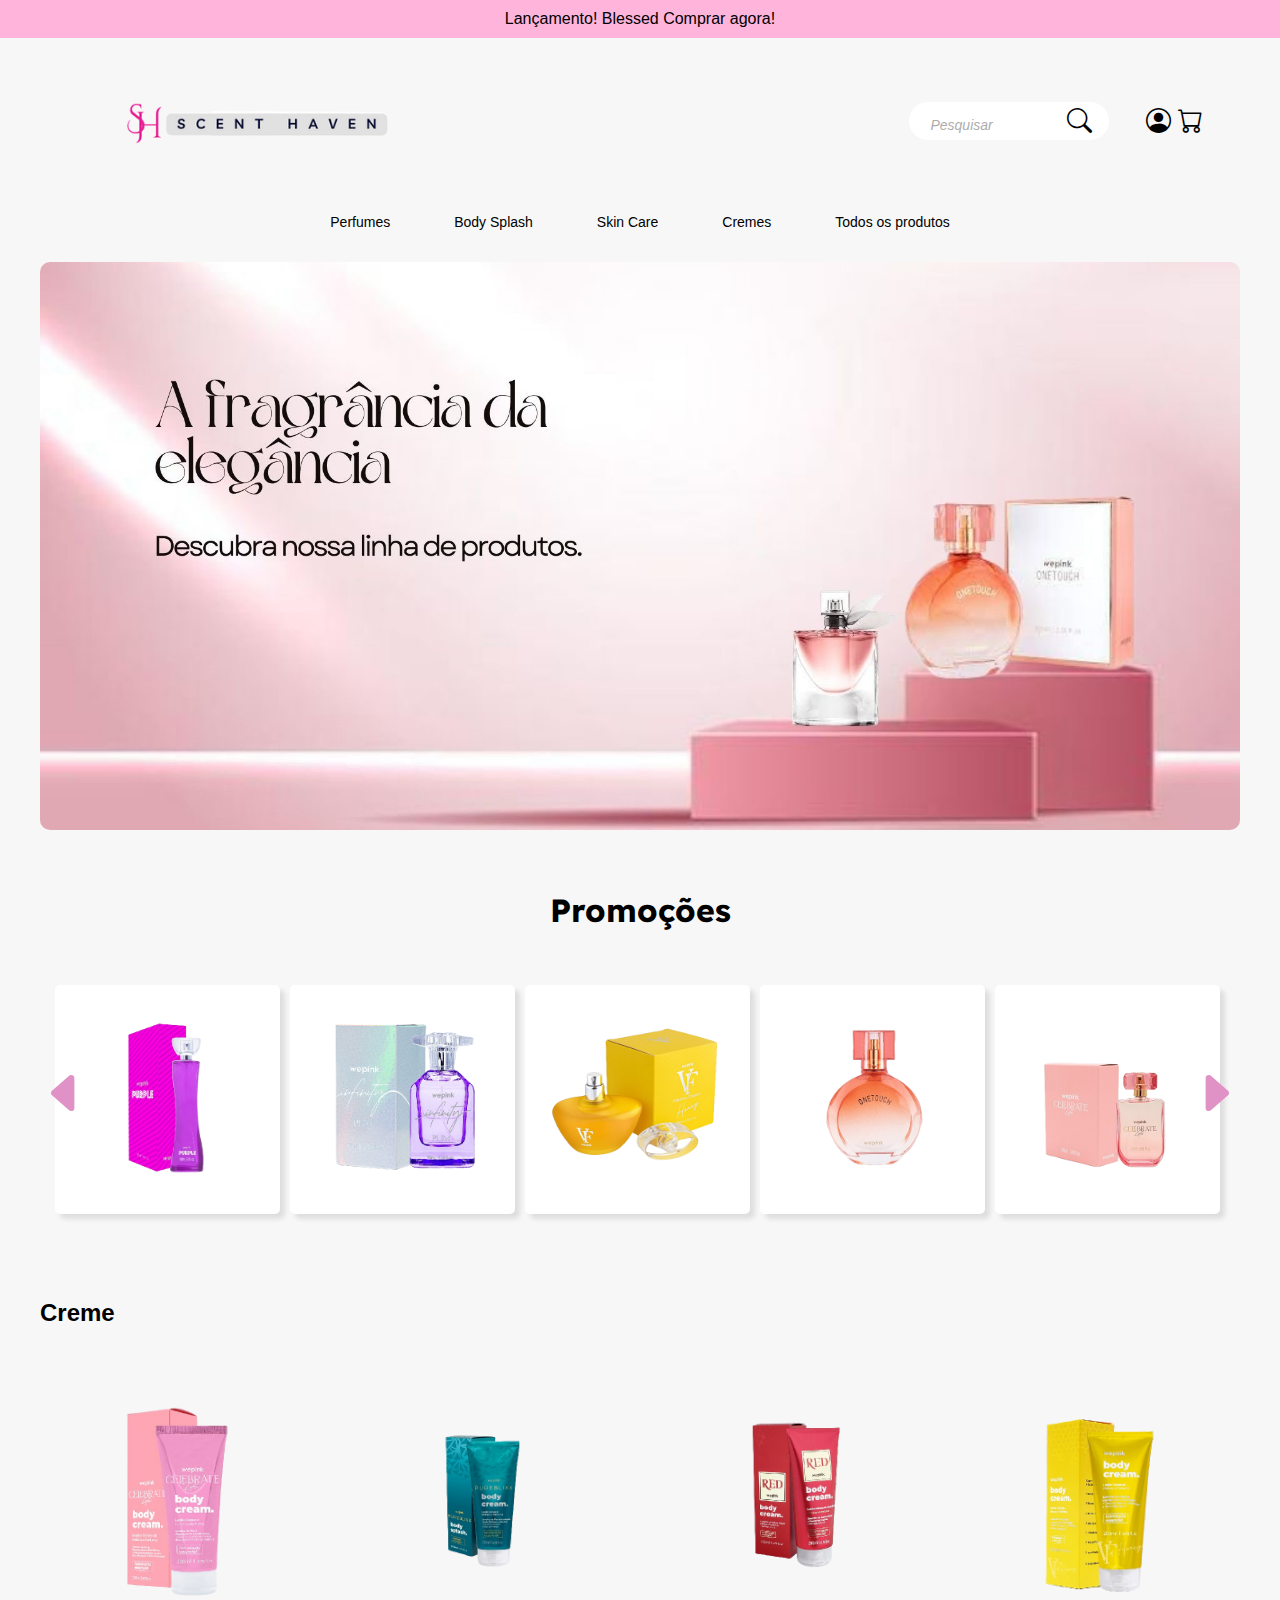
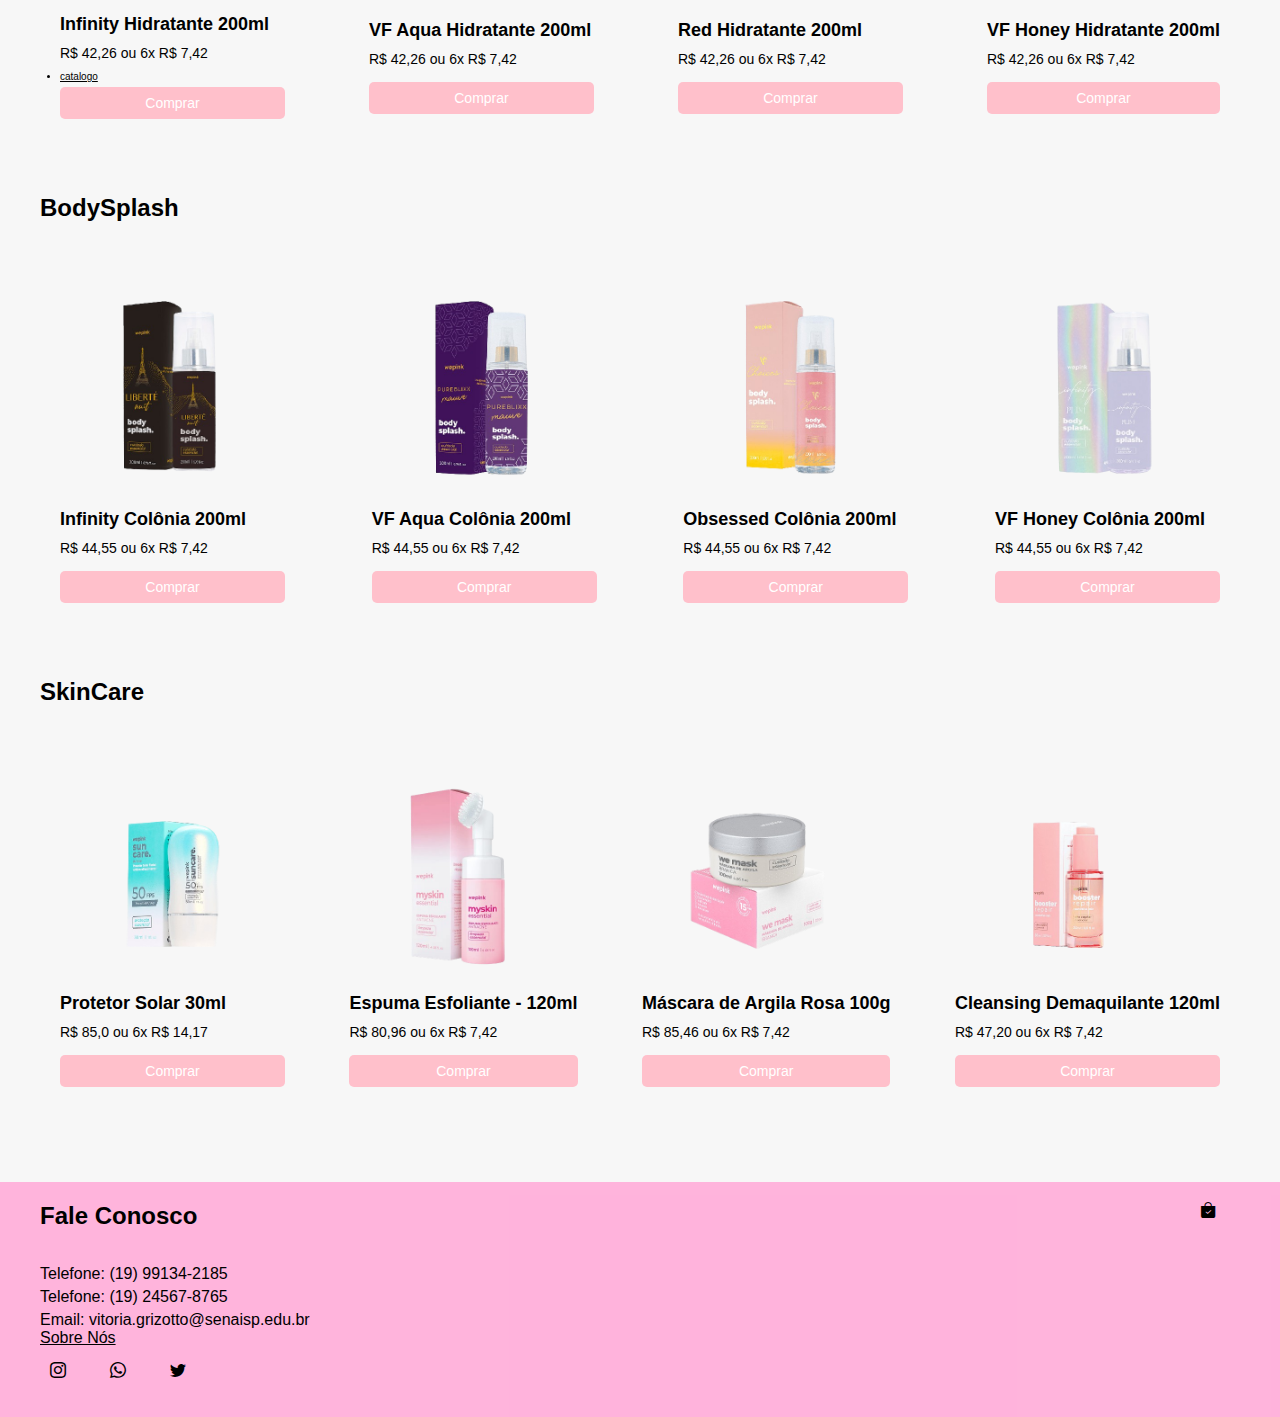
<file: index.html>
<!DOCTYPE html>
<html lang="pt-br">
  <head>
    <meta charset="UTF-8" />
    <meta name="viewport" content="width=device-width, initial-scale=1.0" />
    <title>Scente Haven</title>
    <link
      href="https://cdn.jsdelivr.net/npm/bootstrap-icons@1.7.2/font/bootstrap-icons.css"
      rel="stylesheet"
    />
    <link rel="stylesheet" href="./styles/style.css" />
    <link
      href="https://fonts.googleapis.com/css2?family=Abel&family=Lexend:wght@100..900&display=swap"
      rel="stylesheet"
    />
    <script src="carrossel.js"></script>
  </head>

  <body>
    <!--cabeçalho da página-->
    <header>
      <div class="caixa">
        <p>Lançamento! Blessed Comprar agora!</p>
      </div>

      <div id="topo-cabecalho">
        <div class="logo">
          <img src="images/logo.png" />
        </div>

        <div id="txtBusca">
          <div>
            <i class="bi bi-search"></i>
            <input type="text" placeholder="Pesquisar" />
            <a href="formulario.html"><i class="bi bi-person-circle"></i></a>
            <a href="carrinho.html"><i class="bi bi-cart"></i></a>
          </div>
        </div>
      </div>
      <!-- barra de navegação -->
      <nav class="header-navbar" id="navbar">
        <ul class="container">
          <li><a href="Perfumes.html">Perfumes</a></li>
          <li><a href="BodySplash.html">Body Splash</a></li>
          <li><a href="skincare.html">Skin Care</a></li>
          <li><a href="cremes.html">Cremes</a></li>
          <li><a href="produtos.html">Todos os produtos</a></li>
        </ul>
      </nav>
      <!-- container para centralizar o conteudo -->
      <div class="container">
        <!--banners da pagina-->
        <div class="banner">
          <img src="images/banner1.jpg" class="imagem-grande" />
        </div>
      </div>
    </header>
    <main>
      <div class="container">
        <div id="categoria">
          <h1>Promoções</h1>

          <div class="categoria-container">
            <div class="slider-left">
              <i class="bi bi-caret-left-fill"></i>
            </div>

            <div class="vendas">
              <div class="card-categoria">
                <img src="images/perfume1.png" class="perfumeUm" />
              </div>
              <div class="card-categoria">
                <img src="images/perfume2.png" class="perfumeUm" />
              </div>
              <div class="card-categoria">
                <img src="images/perfume3.png" class="perfumeUm" />
              </div>
              <div class="card-categoria">
                <img src="images/perfume4.png" class="perfumeUm" />
              </div>
              <div class="card-categoria">
                <img src="images/perfume5.png" class="perfumeUm" />
              </div>
              <div class="card-categoria">
                <img src="images/perfume6.png" class="perfumeUm" />
              </div>
              <div class="card-categoria">
                <img src="images/perfume7.png" class="perfumeUm" />
              </div>
            </div>

            <div class="slider-right">
              <i class="bi bi-caret-right-fill"></i>
            </div>
          </div>
        </div>
        <div class="rest">
          <h2>Creme</h2>
        </div>
        <div class="sac">
          <div class="card-vend">
            <img src="images/um.png" alt="Descrição da Imagem" />
            <h2>Infinity Hidratante 200ml</h2>
            <p>R$ 42,26 ou 6x R$ 7,42</p>
            <li><a href="catalogo.html">catalogo</a></li>
            <a href="./produto.html">
              <button class="btn-compra">Comprar</button>
            </a>
          </div>
          <div class="card-vend">
            <img src="images/dois.png" alt="Descrição da Imagem" />
            <h2>VF Aqua Hidratante 200ml</h2>
            <p>R$ 42,26 ou 6x R$ 7,42</p>
            <button class="btn-compra">Comprar</button>
          </div>
          <div class="card-vend">
            <img src="images/tres.png" alt="Descrição da Imagem" />
            <h2>Red Hidratante 200ml</h2>
            <p>R$ 42,26 ou 6x R$ 7,42</p>
            <button class="btn-compra">Comprar</button>
          </div>
          <div class="card-vend">
            <img src="images/honey.png" alt="Descrição da Imagem" />
            <h2>VF Honey Hidratante 200ml</h2>
            <p>R$ 42,26 ou 6x R$ 7,42</p>
            <button class="btn-compra">Comprar</button>
          </div>
        </div>

        <div class="rest">
          <h2>BodySplash</h2>
        </div>
        <div class="barril">
          <div class="card-vend">
            <img src="images/primeira.png" alt="Descrição da Imagem" />
            <h2>Infinity Colônia 200ml</h2>
            <p>R$ 44,55 ou 6x R$ 7,42</p>
            <button class="btn-compra">Comprar</button>
          </div>
          <div class="card-vend">
            <img src="images/segundo.png" alt="Descrição da Imagem" />
            <h2>VF Aqua Colônia 200ml</h2>
            <p>R$ 44,55 ou 6x R$ 7,42</p>
            <button class="btn-compra">Comprar</button>
          </div>
          <div class="card-vend">
            <img src="images/terceira.png" alt="Descrição da Imagem" />
            <h2>Obsessed Colônia 200ml</h2>
            <p>R$ 44,55 ou 6x R$ 7,42</p>
            <button class="btn-compra">Comprar</button>
          </div>
          <div class="card-vend">
            <img src="images/quarta.png" alt="Descrição da Imagem" />
            <h2>VF Honey Colônia 200ml</h2>
            <p>R$ 44,55 ou 6x R$ 7,42</p>
            <button class="btn-compra">Comprar</button>
          </div>
        </div>

        <div class="rest">
          <h2>SkinCare</h2>
        </div>
        <div class="caix">
          <div class="card-vend">
            <img src="images/first.png" alt="Descrição da Imagem" />
            <h2>Protetor Solar 30ml</h2>
            <p>R$ 85,0 ou 6x R$ 14,17</p>
            <button class="btn-compra">Comprar</button>
          </div>
          <div class="card-vend">
            <img src="images/skin2.png" alt="Descrição da Imagem" />
            <h2>Espuma Esfoliante - 120ml</h2>
            <p>R$ 80,96 ou 6x R$ 7,42</p>
            <button class="btn-compra">Comprar</button>
          </div>
          <div class="card-vend">
            <img
              src="images/skinCaresubs-removebg-preview.png"
              alt="Descrição da Imagem"
            />
            <h2>Máscara de Argila Rosa 100g</h2>
            <p>R$ 85,46 ou 6x R$ 7,42</p>
            <button class="btn-compra">Comprar</button>
          </div>
          <div class="card-vend">
            <img src="images/skin3.png" alt="Descrição da Imagem" />
            <h2>Cleansing Demaquilante 120ml</h2>
            <p>R$ 47,20 ou 6x R$ 7,42</p>
            <button class="btn-compra">Comprar</button>
          </div>
        </div>
      </div>
    </main>

    <footer>
      <div class="container">
        <div class="footer-col1">
          <div class="contato">
            <h3>Fale Conosco</h3>
            <p>Telefone: (19) 99134-2185</p>
            <p>Telefone: (19) 24567-8765</p>
            <p>Email: vitoria.grizotto@senaisp.edu.br</p>
          </div>
          <div class="sobre-nos">
            <a href="sobreNos.html">Sobre Nós</a>
          </div>

          <div class="redes-sociais">
            <i class="bi bi-instagram"></i>
            <i class="bi bi-whatsapp"></i>
            <i class="bi bi-twitter"></i>
          </div>
        </div>

        <div class="footer-col2">
          <i class="bi bi-bag-check-fill"></i>
        </div>
      </div>
    </footer>
  </body>
</html>
</file>
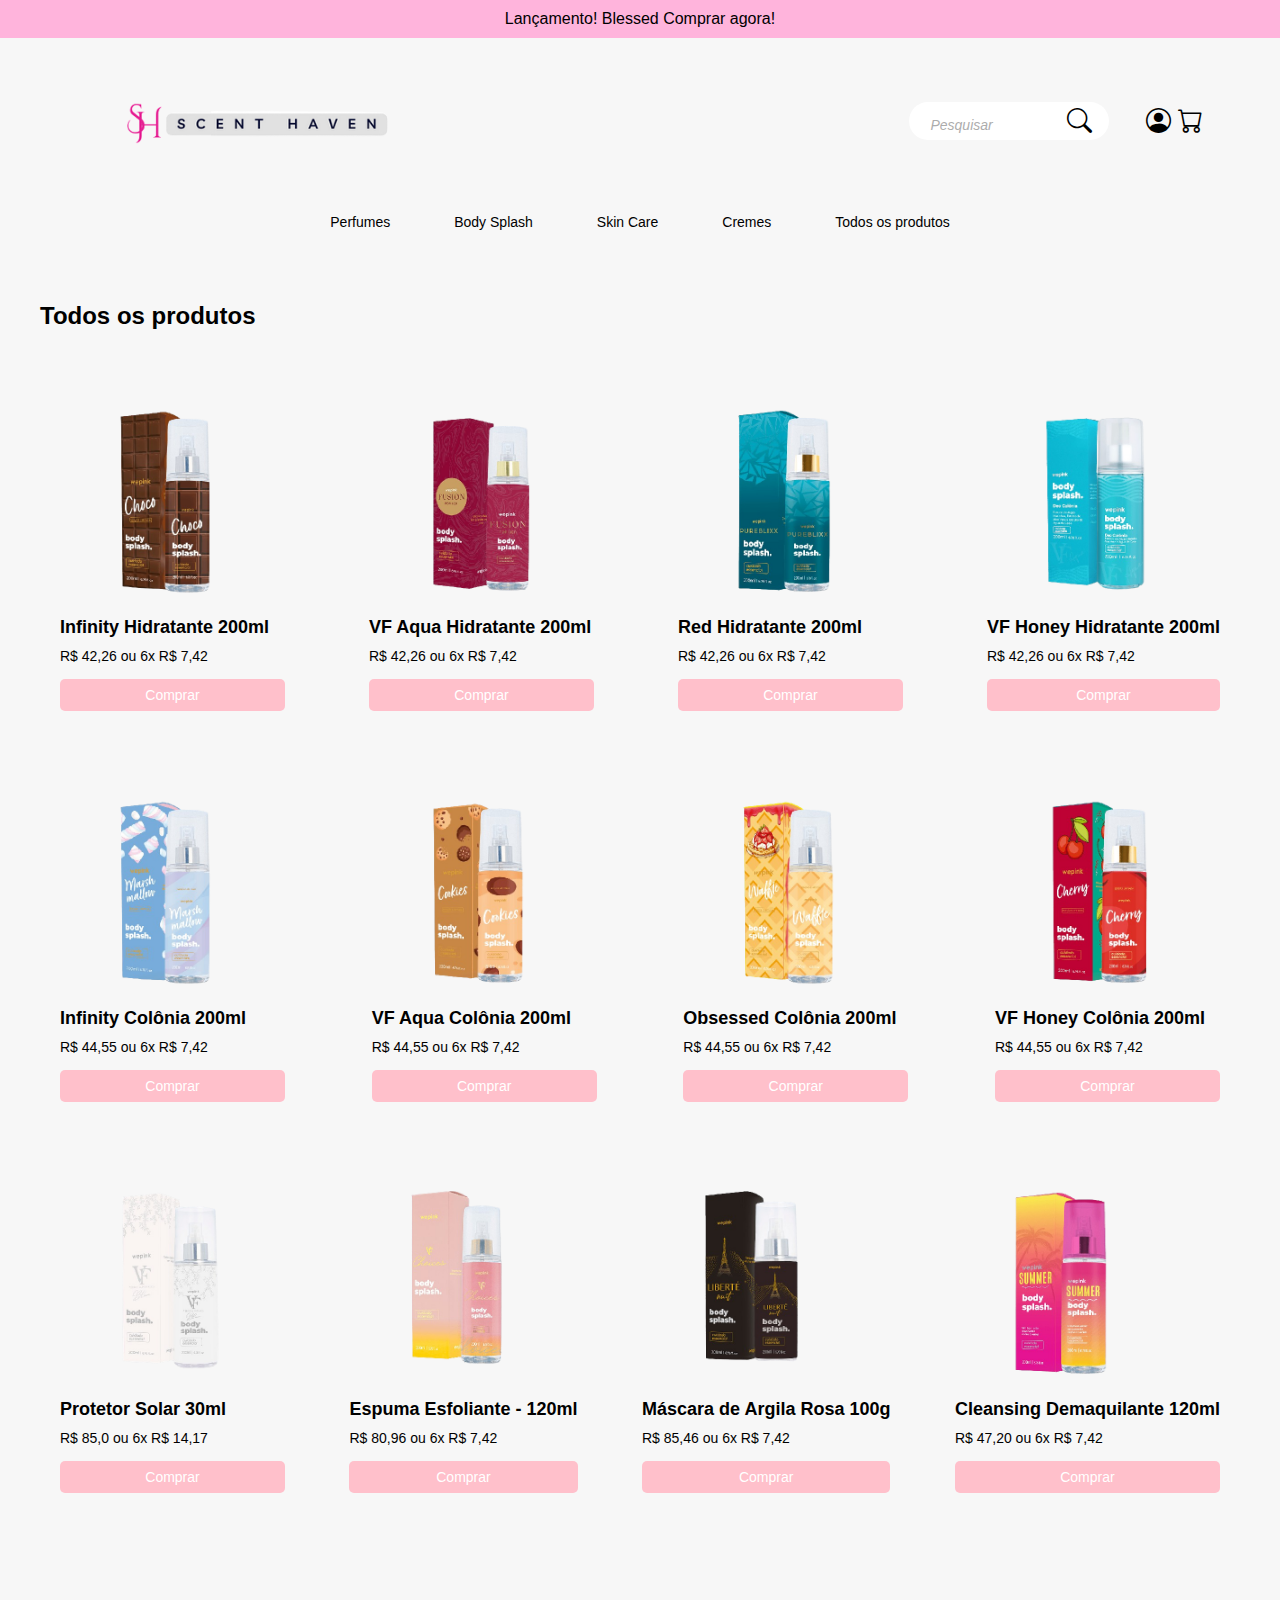
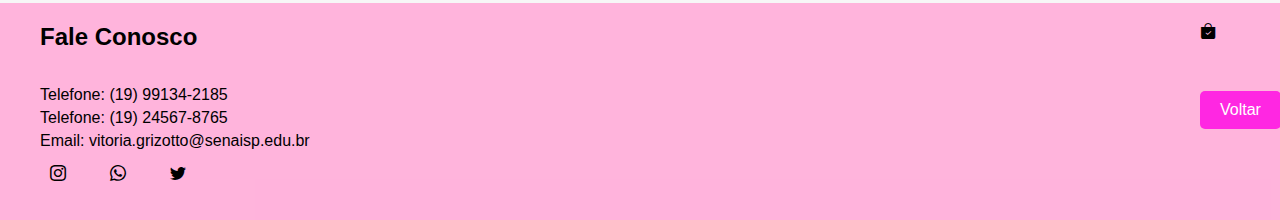
<file: BodySplash.html>
<!DOCTYPE html>
<html lang="pt-br">

<head>

    <meta charset="UTF-8">
    <meta name="viewport" content="width=device-width, initial-scale=1.0">
    <title>Scente Haven</title>
    <link href="https://cdn.jsdelivr.net/npm/bootstrap-icons@1.7.2/font/bootstrap-icons.css" rel="stylesheet">
    <link rel="stylesheet" href="./styles/style.css">
    <link href="https://fonts.googleapis.com/css2?family=Abel&family=Lexend:wght@100..900&display=swap" rel="stylesheet">
   
</head>

<body>
    <!--cabeçalho da página-->
    <header>
        <div class="caixa">
            <p>Lançamento! Blessed Comprar agora!</p>
        </div>

        <div id="topo-cabecalho">
            <div class="logo">
                <img src="images/logo.png" >
            </div>

            <div id="txtBusca">
                <div>
                    
                    <i class="bi bi-search"></i>
                    <input type="text" placeholder="Pesquisar" />
                    <a href="formulario.html"><i class="bi bi-person-circle"></i></a>
                    <a href="carrinho.html"><i class="bi bi-cart"></i></a>
                    
                </div>
                    
               
            </div>
        </div>
        <!-- container para centralizar o conteudo -->
        <div class="container">
            <nav class="header-navbar" id="navbar">
                <ul class="container">
                  <li><a href="Perfumes.html">Perfumes</a></li>
                  <li><a href="BodySplash.html">Body Splash</a></li>
                  <li><a href="SkinCare.html">Skin Care</a></li>
                  <li><a href="cremes.html">Cremes</a></li>
                  <li><a href="produtos.html">Todos os produtos</a></li>
                </ul>
              </nav>
           
</header>

<main>
   <div class="espaco" >
    <div class="container">
        <div id="categoria">
            <div class="categoria-container">    
            </div>
        </div>
        <div class="rest">
            <h2>Todos os produtos</h2>
        </div>
        <div class="sac">
            <div class='card-vend'>
                <img src="images/body1.png" alt="Descrição da Imagem">
                <h2> Infinity Hidratante 200ml </h2>
               <p>R$ 42,26 ou 6x R$ 7,42</p> 
                <a href="./produto.html">
                    <button class="btn-compra">Comprar</button>
                  </a>
            </div>
            <div class='card-vend'>
                <img src="images/body10.png" alt="Descrição da Imagem">
                <h2> VF Aqua Hidratante 200ml </h2>
                <p>R$ 42,26 ou 6x R$ 7,42</p>
                <button class="btn-compra">Comprar</button>
            </div>
            <div class='card-vend'>
                <img src="images/body11.png" alt="Descrição da Imagem">
                <h2> Red Hidratante 200ml </h2>
               <p>R$ 42,26 ou 6x R$ 7,42</p> 
                <button class="btn-compra">Comprar</button>
            </div>
            <div class='card-vend'>
                <img src="images/body12.png" alt="Descrição da Imagem">
                <h2> VF Honey Hidratante 200ml</h2>
               <p>R$ 42,26 ou 6x R$ 7,42</p> 
                <button class="btn-compra">Comprar</button>
            </div>
        </div>
        <div class="barril">
            <div class='card-vend'>
                <img src="images/body2.png" alt="Descrição da Imagem">
                <h2>Infinity Colônia 200ml </h2>
                <p>R$ 44,55 ou 6x R$ 7,42</p>
                <button class="btn-compra">Comprar</button>
            </div>
            <div class='card-vend'>
                <img src="images/body3.png" alt="Descrição da Imagem">
                <h2> VF Aqua Colônia 200ml </h2>
                <p>R$ 44,55 ou 6x R$ 7,42</p>
                <button class="btn-compra">Comprar</button>
            </div>
            <div class='card-vend'>
                <img src="images/body4.png" alt="Descrição da Imagem">
                <h2>Obsessed Colônia 200ml </h2>
              <p> R$ 44,55 ou 6x R$ 7,42</p>
                <button class="btn-compra">Comprar</button>
            </div>
            <div class='card-vend'>
                <img src="images/body5.png" alt="Descrição da Imagem">
                <h2> VF Honey Colônia 200ml </h2>
                <p>R$ 44,55 ou 6x R$ 7,42</p>
                <button class="btn-compra">Comprar</button>
            </div>

        </div>
        <div class="caix">
            <div class='card-vend'>
                <img src="images/body6.png" alt="Descrição da Imagem">
                <h2>Protetor Solar 30ml </h2>
                <p>R$ 85,0 ou 6x R$ 14,17</p>
                <button class="btn-compra">Comprar</button>
            </div>
            <div class='card-vend'>
                <img src="images/body7.png" alt="Descrição da Imagem">
                <h2> Espuma Esfoliante - 120ml </h2>
                <p>R$ 80,96 ou 6x R$ 7,42 </p>
                <button class="btn-compra">Comprar</button>
            </div>
            <div class='card-vend'>
                <img src="images/body8.png" alt="Descrição da Imagem">
                <h2> Máscara de Argila Rosa 100g </h2>
               <p> R$ 85,46 ou 6x R$ 7,42</p>
                <button class="btn-compra">Comprar</button>
            </div>
            <div class='card-vend'>
                <img src="images/body9.png" alt="Descrição da Imagem">
                <h2>Cleansing Demaquilante 120ml </h2>
                <p>R$ 47,20 ou 6x R$ 7,42</p>
                <button class="btn-compra">Comprar</button>
            </div>
        </div>
    </div>
</div>
</main>

<footer>
    <div class="container">
        <div class="footer-col1">
            <div class="contato">
                <h3>Fale Conosco</h3>
                <p>Telefone: (19) 99134-2185</p>
                <p>Telefone: (19) 24567-8765</p>
                <p>Email: vitoria.grizotto@senaisp.edu.br</p>
            </div>
            <div class="redes-sociais">
                <i class="bi bi-instagram"></i>
                <i class="bi bi-whatsapp"></i>
                <i class="bi bi-twitter"></i>
            </div>
        </div>

        <div class="footer-col2">
            <i class="bi bi-bag-check-fill"></i>
            <a href="index.html" class="botao-voltar">Voltar</a>
        </div>




    </div>
</footer>


</body>

</html>
</file>
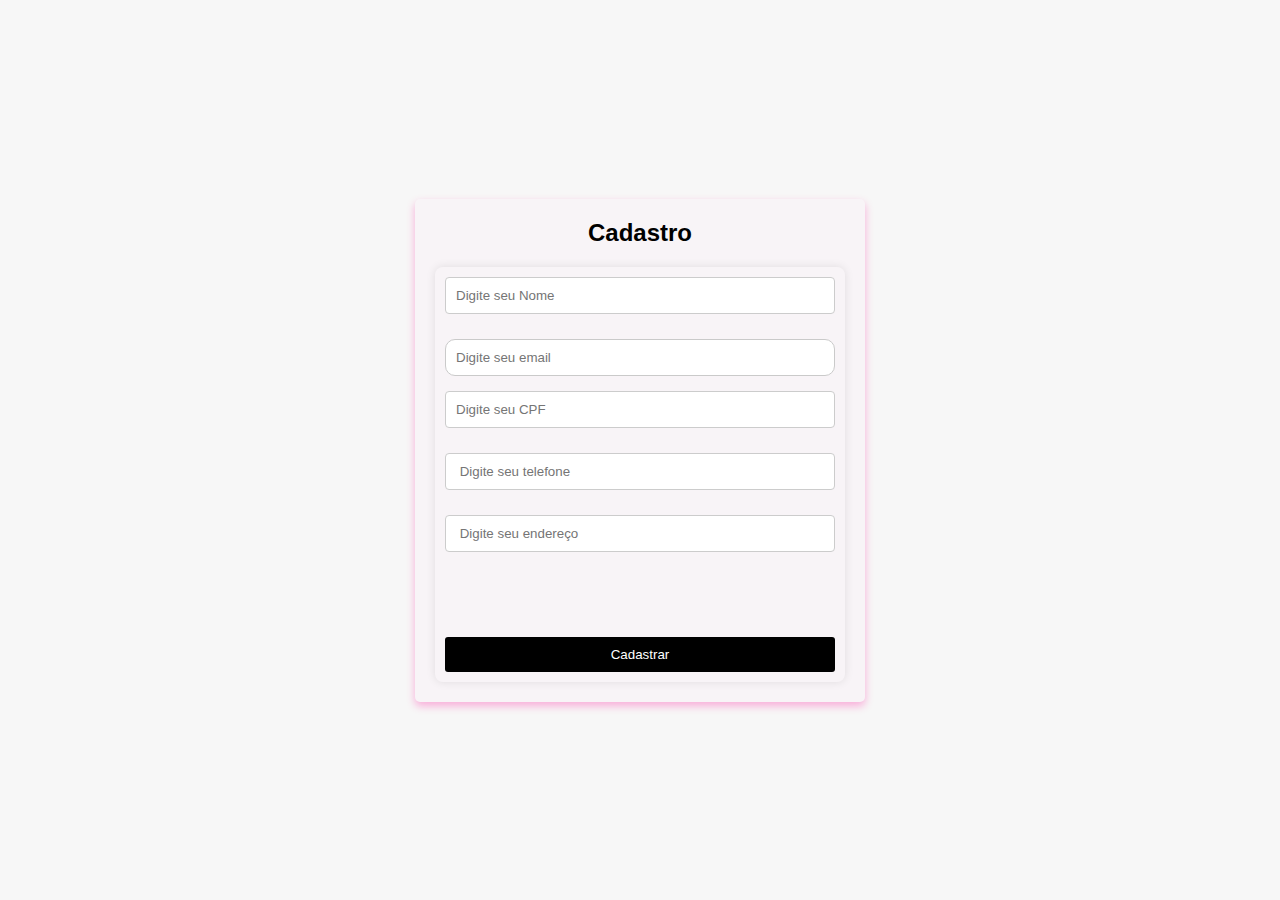
<file: cadastro.html>
<!DOCTYPE html>
<html lang="pt-br">
  <head>
    <meta charset="UTF-8" />
    <meta name="viewport" content="width=device-width, initial-scale=1.0" />
    <title>Scente Haven</title>
    <!-- <link rel="stylesheet" href="https://cdn.jsdelivr.net/npm/bootstrap-icons@1.11.3/font/bootstrap-icons.min.css" /> -->
    <link rel="stylesheet" href="./styles/style.css" />
    <link
      href="https://fonts.googleapis.com/css2?family=Abel&family=Lexend:wght@100..900&display=swap"
      rel="stylesheet"
    />
  </head>

  <body>
    <div class="login-cadastro">
        <div class="cadastro-container">
            <h2>Cadastro</h2>
            <form>
                <div class="input-group-cad">
                    <input type="text" name="name" id="nome" placeholder="Digite seu Nome">
                </div>
                <div class="input-group-cad">
                    <input type="E-mail" name="name" id="email" placeholder="Digite seu email">
                </div>
                <div class="input-group-cad">
                    <input type="text" name="CPF" id="CPF" maxlength="11" placeholder="Digite seu CPF">
                </div>
                <div class="input-group-cad">
                    <input type="text" name="Telefone" id="telefone" placeholder=" Digite seu telefone">
                </div>
                <div class="input-group-cad">
                    <input type="text" name="endereco" id="endereco" placeholder=" Digite seu endereço">
                </div>
                <div class="signup-option">
                    <button type="button" onclick="window.location.href='formulario.html'">Cadastrar</button>
                </div>
  
           
  </body>
  
</html>
</file>
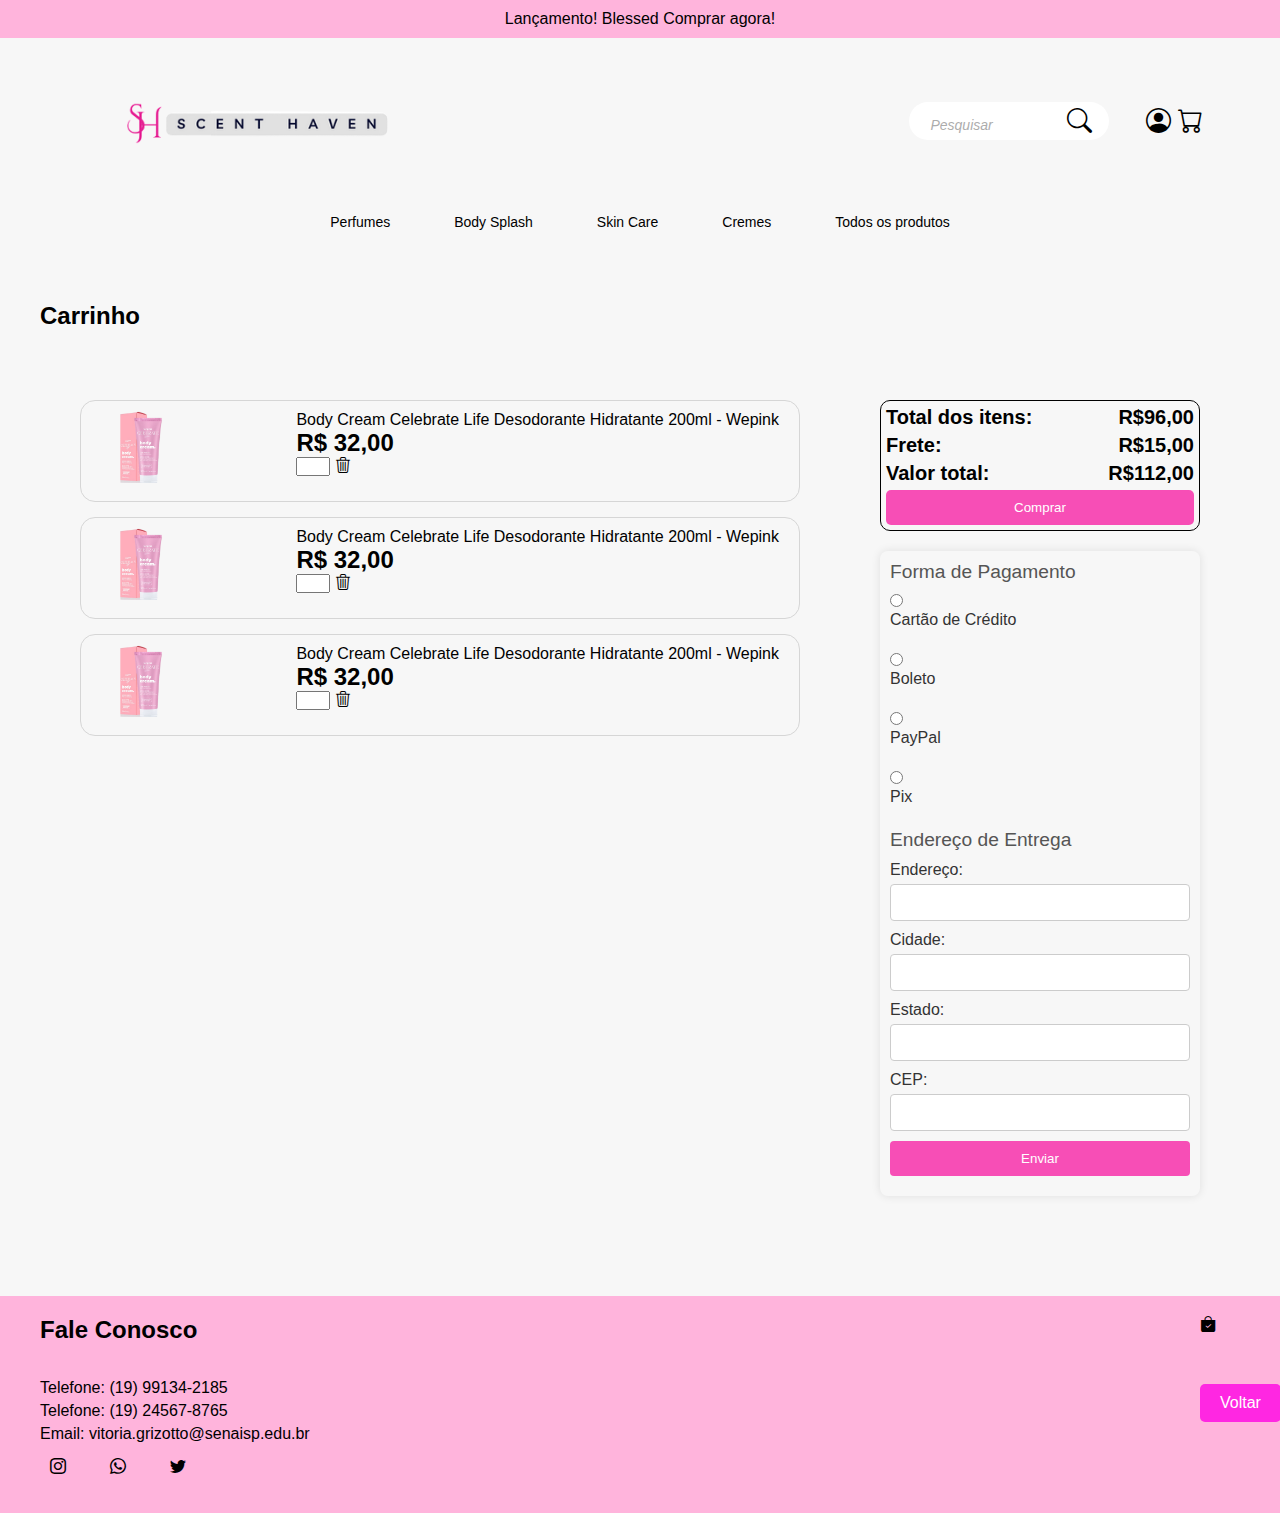
<file: carrinho.html>
<!DOCTYPE html>
<html lang="pt-br">
 
<head>
 
    <meta charset="UTF-8">
    <meta name="viewport" content="width=device-width, initial-scale=1.0">
    <title>Scente Haven</title>
    <link rel="stylesheet" href="https://cdn.jsdelivr.net/npm/bootstrap-icons@1.11.3/font/bootstrap-icons.min.css" />
    <link rel="stylesheet" href="./styles/style.css">
    <link href="https://fonts.googleapis.com/css2?family=Abel&family=Lexend:wght@100..900&display=swap" rel="stylesheet">
   
</head>
 
<body>
    <!--cabeçalho da página-->
    <header>
        <div class="caixa">
            <p>Lançamento! Blessed Comprar agora!</p>
        </div>
 
        <div id="topo-cabecalho">
            <div class="logo">
                <img src="images/logo.png" >
            </div>
 
            <div id="txtBusca">
                <div>
                   
                    <i class="bi bi-search"></i>
                    <input type="text" placeholder="Pesquisar" />
                    <a href="formulario.html"><i class="bi bi-person-circle"></i></a>
                    <a href="carrinho.html"><i class="bi bi-cart"></i></a>
                   
                </div>
                   
               
            </div>
        </div>
        <!-- container para centralizar o conteudo -->
        <div class="container">
            <nav class="header-navbar" id="navbar">
                <ul class="container">
                  <li><a href="Perfumes.html">Perfumes</a></li>
                  <li><a href="BodySplash.html">Body Splash</a></li>
                  <li><a href="SkinCare.html">Skin Care</a></li>
                  <li><a href="cremes.html">Cremes</a></li>
                  <li><a href="produtos.html">Todos os produtos</a></li>
                </ul>
              </nav>
           
</header>


  <main id="carrinho">
    <div class="container">
        <div class="product-title">
            <h2>Carrinho</h2>
        </div>

        <div class="carrinho-grid">
            <section class="grid-1">
                <ul>
                    <li>
                        <div class="cart-item">
                            <div class="cart-item-img">
                                <div class="cart-img-container">
                                    <img src="./images/principal.png" alt="">
                                </div>
                                

                            </div>
                            <div class="cart-item-info">
                                <p>Body Cream Celebrate Life Desodorante Hidratante 200ml - Wepink</p>
                                <h2>R$ 32,00</h2>
                                <input type="number" name="" id="">
                                <i class="bi bi-trash3"></i>

                            </div>
                        </div>
                    </li>
                   <div class="cart-item">
                      <div class="cart-item-img">
                          <div class="cart-img-container">
                              <img src="./images/principal.png" alt="">
                          </div>
                          

                      </div>
                      <div class="cart-item-info">
                          <p>Body Cream Celebrate Life Desodorante Hidratante 200ml - Wepink</p>
                          <h2>R$ 32,00</h2>
                          <input type="number" name="" id="">
                          <i class="bi bi-trash3"></i>

                      </div>
                  </div>
              </li>
              <div class="cart-item">
                <div class="cart-item-img">
                    <div class="cart-img-container">
                        <img src="./images/principal.png" alt="">
                    </div>
                    

                </div>
                <div class="cart-item-info">
                    <p>Body Cream Celebrate Life Desodorante Hidratante 200ml - Wepink</p>
                    <h2>R$ 32,00</h2>
                    <input type="number" name="" id="">
                    <i class="bi bi-trash3"></i>

                </div>
            </div>
        </li>
                </ul>
            </section>



            <section class="grid-2">
                <div class="total-container">
                    <div class="total-info">
                        <h2>Total dos itens:</h2>
                        <h2>R$96,00</h2>
                    </div>
                    <div class="total-info">
                        <h2>Frete:</h2>
                        <h2>R$15,00</h2>
                </div>
                <div class="total-info">
                    <h2>Valor total:</h2>
                    <h2>R$112,00</h2>
                </div>
                <div class="buy-section">
                    <a href="formulario.html"><button>Comprar</button></a>
                </div>
                
                </div>
                <form action="/submit" method="post">
                    <fieldset>
                        <legend>Forma de Pagamento</legend>
            
                        <input type="radio" id="cartaoCredito" name="formaPagamento" value="cartaoCredito" required>
                        <label for="cartaoCredito">Cartão de Crédito</label><br>
            
                        <input type="radio" id="boleto" name="formaPagamento" value="boleto" required>
                        <label for="boleto">Boleto</label><br>
            
                        <input type="radio" id="paypal" name="formaPagamento" value="paypal" required>
                        <label for="paypal">PayPal</label><br>
                        
                        <input type="radio" id="pix" name="formaPagamento" value="pix" required>
                        <label for="pix">Pix</label><br>
                    </fieldset>
                    <fieldset>
                        <legend>Endereço de Entrega</legend>
            
                        <label for="endereco">Endereço:</label>
                        <input type="text" id="endereco" name="endereco" required>
            
                        <label for="cidade">Cidade:</label>
                        <input type="text" id="cidade" name="cidade" required>
            
                        <label for="estado">Estado:</label>
                        <input type="text" id="estado" name="estado" required>
            
                        <label for="cep">CEP:</label>
                        <input type="text" id="cep" name="cep" required>
                    </fieldset>
            
                    <input type="submit" value="Enviar">
                </form>
            </section>






        </div>
    </div>
    </main>



    <footer>
        <div class="container">
            <div class="footer-col1">
                <div class="contato">
                    <h3>Fale Conosco</h3>
                    <p>Telefone: (19) 99134-2185</p>
                    <p>Telefone: (19) 24567-8765</p>
                    <p>Email: vitoria.grizotto@senaisp.edu.br</p>
                </div>
                <div class="redes-sociais">
                    <i class="bi bi-instagram"></i>
                    <i class="bi bi-whatsapp"></i>
                    <i class="bi bi-twitter"></i>
                </div>
            </div>
     
            <div class="footer-col2">
                <i class="bi bi-bag-check-fill"></i>
                <a href="index.html" class="botao-voltar">Voltar</a>
            </div>
     
     
     
     
        </div>
    </footer>
</file>
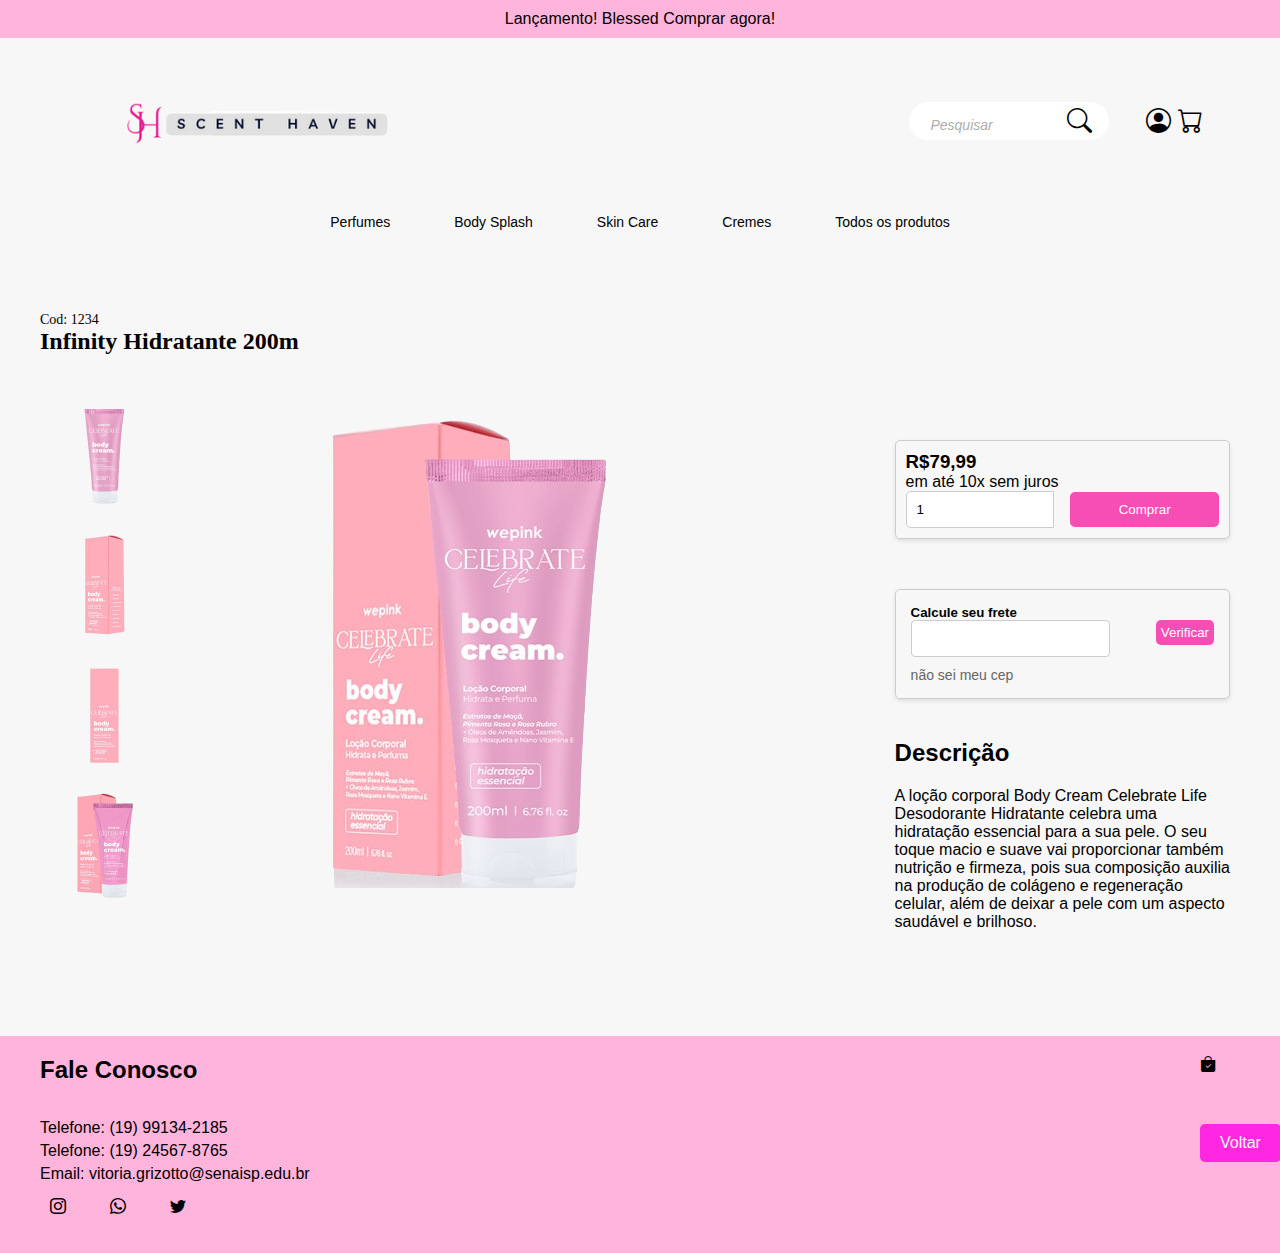
<file: catalogo.html>
<!DOCTYPE html>
<html lang="pt-br">

<head>

    <meta charset="UTF-8">
    <meta name="viewport" content="width=device-width, initial-scale=1.0">
    <title>Scente Haven</title>
    <link href="https://cdn.jsdelivr.net/npm/bootstrap-icons@1.7.2/font/bootstrap-icons.css" rel="stylesheet">
    <link rel="stylesheet" href="./styles/style.css">
    <link href="https://fonts.googleapis.com/css2?family=Abel&family=Lexend:wght@100..900&display=swap" rel="stylesheet">
   
</head>

<body>
    <!--cabeçalho da página-->
    <header>
        <div class="caixa">
            <p>Lançamento! Blessed Comprar agora!</p>
        </div>

        <div id="topo-cabecalho">
            <div class="logo">
                <img src="images/logo.png" >
            </div>

            <div id="txtBusca">
                <div>
                    
                    <i class="bi bi-search"></i>
                    <input type="text" placeholder="Pesquisar" />
                    <a href="formulario.html"><i class="bi bi-person-circle"></i></a>
                    <a href="carrinho.html"><i class="bi bi-cart"></i></a>
                    
                </div>
                    
               
            </div>
        </div>
        <!-- container para centralizar o conteudo -->
        <div class="container">
            <nav class="header-navbar" id="navbar">
                <ul class="container">
                  <li><a href="Perfumes.html">Perfumes</a></li>
                  <li><a href="BodySplash.html">Body Splash</a></li>
                  <li><a href="SkinCare.html">Skin Care</a></li>
                  <li><a href="cremes.html">Cremes</a></li>
                  <li><a href="produtos.html">Todos os produtos</a></li>
                </ul>
              </nav>
           
</header>

<main id="products">
    <div class="container">
        <div>
            <div class="product-title">
                <h6>Cod: 1234</h6>
                <h2 >Infinity Hidratante 200m</h2>

            </div>
         
        </div>
        <div class="product-container">
            <section class="col-1">
                <div class="grid-images">

                    <div class="carrousel">

                        <div class="thumb">
                             <img src="./images/segundo_principal.png" >
                        </div>
                            <div class="thumb">
                                <img src="./images/terceira_principal.png" >
                            </div>
                        <div class="thumb">
                            <img src="./images/quarta_principal.png" >
                        </div>
                        <div class="thumb">
                            <img src="./images/um.png" >
                        </div>
                        
                    </div>

                    <div class="main-image-container">
                        <img src="./images/principal.png" alt="" class="main-image">
                    </div>

                </div>
                
            </section>




            <section class="col-2">
                <div class="price-container">
                    <h3>R$79,99</h3>
                    <p> em até 10x sem juros</p>
                    <div class="button-container">
                        <div class="quantity-section">
                            <input type="number" min="1" value="1">
                        </div>
                        <div class="buy-section">
                            <button>Comprar</button>
                        </div>
                    </div>
                    
                </div>

                <div class="frete-container">
                    <h5>Calcule seu frete</h5>
                    <div class="frete-grid">
                        <div>
                            <input type="text" name="" id="">
                        <p>não sei meu cep</p>
                        </div>
                        
                        <div class="button-section">
                            <button>Verificar</button>
                        </div>
                    </div>
                </div>
                <div class="product-description">
                    <h2 class = "main - title">Descrição</h2>
                    <p>A loção corporal Body Cream Celebrate Life Desodorante
                         Hidratante celebra uma hidratação essencial para a sua pele.
                          O seu toque macio e suave vai proporcionar também nutrição e firmeza,
                           pois sua composição auxilia na produção de colágeno e regeneração celular, 
                           além de deixar a pele com um aspecto saudável e brilhoso.</p>
                </div>
            </section>
    
        </div>
    </div>


</main>

<footer>
    <div class="container">
        <div class="footer-col1">
            <div class="contato">
                <h3>Fale Conosco</h3>
                <p>Telefone: (19) 99134-2185</p>
                <p>Telefone: (19) 24567-8765</p>
                <p>Email: vitoria.grizotto@senaisp.edu.br</p>
            </div>
            <div class="redes-sociais">
                <i class="bi bi-instagram"></i>
                <i class="bi bi-whatsapp"></i>
                <i class="bi bi-twitter"></i>
            </div>
        </div>

        <div class="footer-col2">
            <i class="bi bi-bag-check-fill"></i>
            <a href="index.html" class="botao-voltar">Voltar</a>
        </div>




    </div>
</footer>
    
</body>
</file>
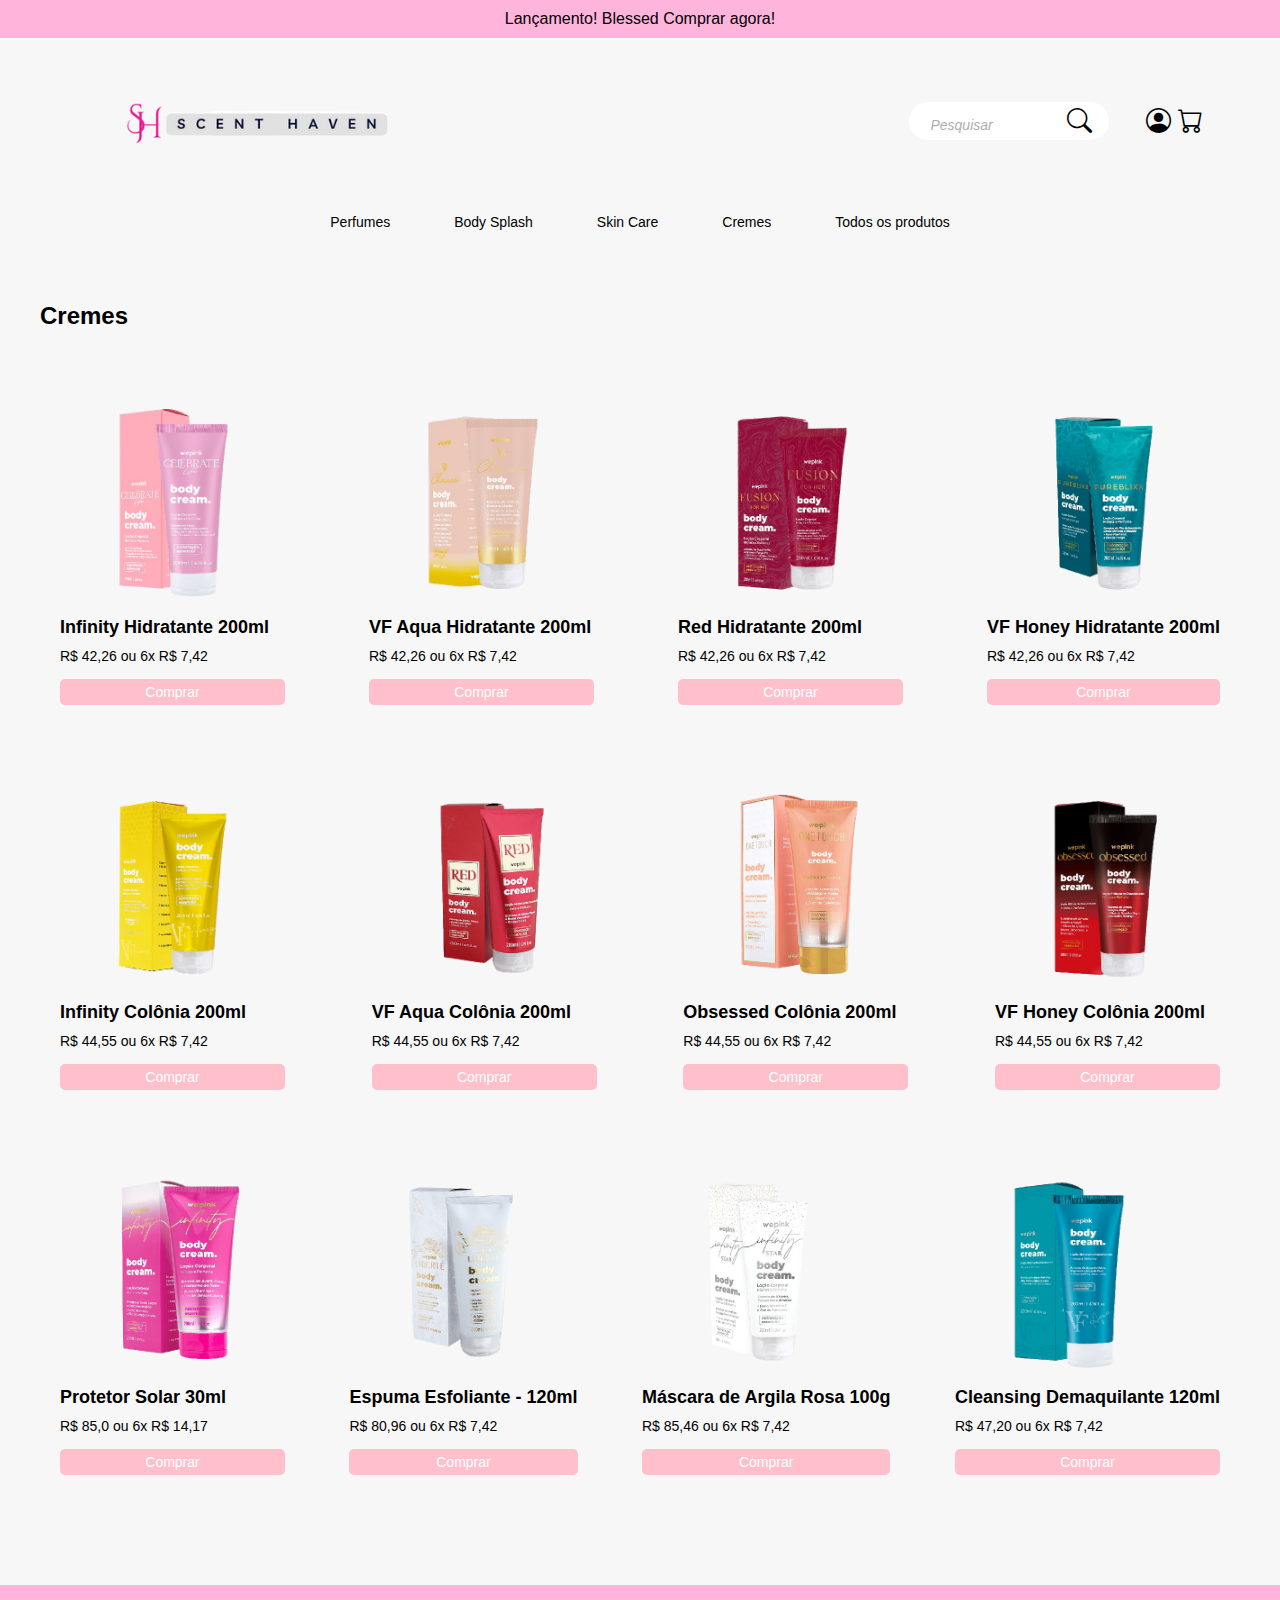
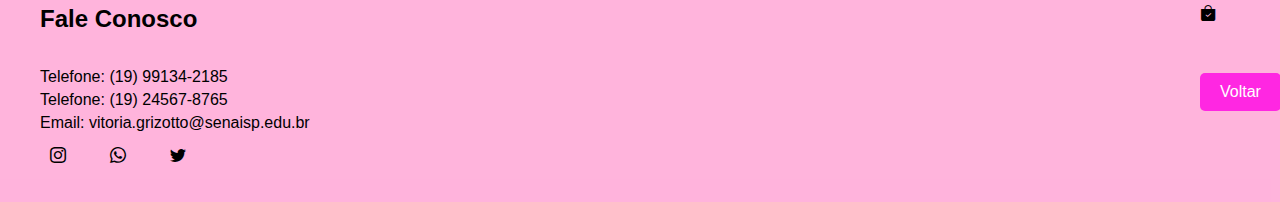
<file: cremes.html>
<!DOCTYPE html>
<html lang="pt-br">

<head>

    <meta charset="UTF-8">
    <meta name="viewport" content="width=device-width, initial-scale=1.0">
    <title>Scente Haven</title>
    <link href="https://cdn.jsdelivr.net/npm/bootstrap-icons@1.7.2/font/bootstrap-icons.css" rel="stylesheet">
    <link rel="stylesheet" href="./styles/style.css">
    <link href="https://fonts.googleapis.com/css2?family=Abel&family=Lexend:wght@100..900&display=swap" rel="stylesheet">
   
</head>

<body>
    <!--cabeçalho da página-->
    <header>
        <div class="caixa">
            <p>Lançamento! Blessed Comprar agora!</p>
        </div>

        <div id="topo-cabecalho">
            <div class="logo">
                <img src="images/logo.png" >
            </div>

            <div id="txtBusca">
                <div>
                    
                    <i class="bi bi-search"></i>
                    <input type="text" placeholder="Pesquisar" />
                    <a href="formulario.html"><i class="bi bi-person-circle"></i></a>
                    <a href="carrinho.html"><i class="bi bi-cart"></i></a>
                    
                </div>
                    
               
            </div>
        </div>
        <!-- container para centralizar o conteudo -->
        <div class="container">
            <nav class="header-navbar" id="navbar">
                <ul class="container">
                  <li><a href="Perfumes.html">Perfumes</a></li>
                  <li><a href="BodySplash.html">Body Splash</a></li>
                  <li><a href="SkinCare.html">Skin Care</a></li>
                  <li><a href="cremes.html">Cremes</a></li>
                  <li><a href="produtos.html">Todos os produtos</a></li>
                </ul>
              </nav>
           
</header>

<main>
   <div class="espaco" >
    <div class="container">
        <div id="categoria">
            <div class="categoria-container">    
            </div>
        </div>
        <div class="rest">
            <h2>Cremes</h2>
        </div>
        <div class="sac">
            <div class='card-vend'>
                <img src="images/creme1.png" alt="Descrição da Imagem">
                <h2> Infinity Hidratante 200ml </h2>
               <p>R$ 42,26 ou 6x R$ 7,42</p> 
                    <button class="btn-compra1">Comprar</button>
                  </a>
            </div>
            <div class='card-vend'>
                <img src="images/creme2.png" alt="Descrição da Imagem">
                <h2> VF Aqua Hidratante 200ml </h2>
                <p>R$ 42,26 ou 6x R$ 7,42</p>
                <button class="btn-compra1">Comprar</button>
            </div>
            <div class='card-vend'>
                <img src="images/creme3.png" alt="Descrição da Imagem">
                <h2> Red Hidratante 200ml </h2>
               <p>R$ 42,26 ou 6x R$ 7,42</p> 
                <button class="btn-compra1">Comprar</button>
            </div>
            <div class='card-vend'>
                <img src="images/creme4.png" alt="Descrição da Imagem">
                <h2> VF Honey Hidratante 200ml</h2>
               <p>R$ 42,26 ou 6x R$ 7,42</p> 
                <button class="btn-compra1">Comprar</button>
            </div>
        </div>
        <div class="barril">
            <div class='card-vend'>
                <img src="images/creme5.png" alt="Descrição da Imagem">
                <h2>Infinity Colônia 200ml </h2>
                <p>R$ 44,55 ou 6x R$ 7,42</p>
                <button class="btn-compra1">Comprar</button>
            </div>
            <div class='card-vend'>
                <img src="images/creme6.png" alt="Descrição da Imagem">
                <h2> VF Aqua Colônia 200ml </h2>
                <p>R$ 44,55 ou 6x R$ 7,42</p>
                <button class="btn-compra1">Comprar</button>
            </div>
            <div class='card-vend'>
                <img src="images/creme7.png" alt="Descrição da Imagem">
                <h2>Obsessed Colônia 200ml </h2>
              <p> R$ 44,55 ou 6x R$ 7,42</p>
                <button class="btn-compra1">Comprar</button>
            </div>
            <div class='card-vend'>
                <img src="images/creme8.png" alt="Descrição da Imagem">
                <h2> VF Honey Colônia 200ml </h2>
                <p>R$ 44,55 ou 6x R$ 7,42</p>
                <button class="btn-compra1">Comprar</button>
            </div>

        </div>
        <div class="caix">
            <div class='card-vend'>
                <img src="images/creme9.png" alt="Descrição da Imagem">
                <h2>Protetor Solar 30ml </h2>
                <p>R$ 85,0 ou 6x R$ 14,17</p>
                <button class="btn-compra1">Comprar</button>
            </div>
            <div class='card-vend'>
                <img src="images/creme10.png" alt="Descrição da Imagem">
                <h2> Espuma Esfoliante - 120ml </h2>
                <p>R$ 80,96 ou 6x R$ 7,42 </p>
                <button class="btn-compra1">Comprar</button>
            </div>
            <div class='card-vend'>
                <img src="images/creme11.png" alt="Descrição da Imagem">
                <h2> Máscara de Argila Rosa 100g </h2>
               <p> R$ 85,46 ou 6x R$ 7,42</p>
                <button class="btn-compra1">Comprar</button>
            </div>
            <div class='card-vend'>
                <img src="images/creme12.png" alt="Descrição da Imagem">
                <h2>Cleansing Demaquilante 120ml </h2>
                <p>R$ 47,20 ou 6x R$ 7,42</p>
                <button class="btn-compra1">Comprar</button>
            </div>
        </div>
    </div>
</div>
</main>

<footer>
    <div class="container">
        <div class="footer-col1">
            <div class="contato">
                <h3>Fale Conosco</h3>
                <p>Telefone: (19) 99134-2185</p>
                <p>Telefone: (19) 24567-8765</p>
                <p>Email: vitoria.grizotto@senaisp.edu.br</p>
            </div>
            <div class="redes-sociais">
                <i class="bi bi-instagram"></i>
                <i class="bi bi-whatsapp"></i>
                <i class="bi bi-twitter"></i>
            </div>
        </div>

        <div class="footer-col2">
            <i class="bi bi-bag-check-fill"></i>
            <a href="index.html" class="botao-voltar">Voltar</a>
        </div>




    </div>
</footer>


</body>

</html>
</file>
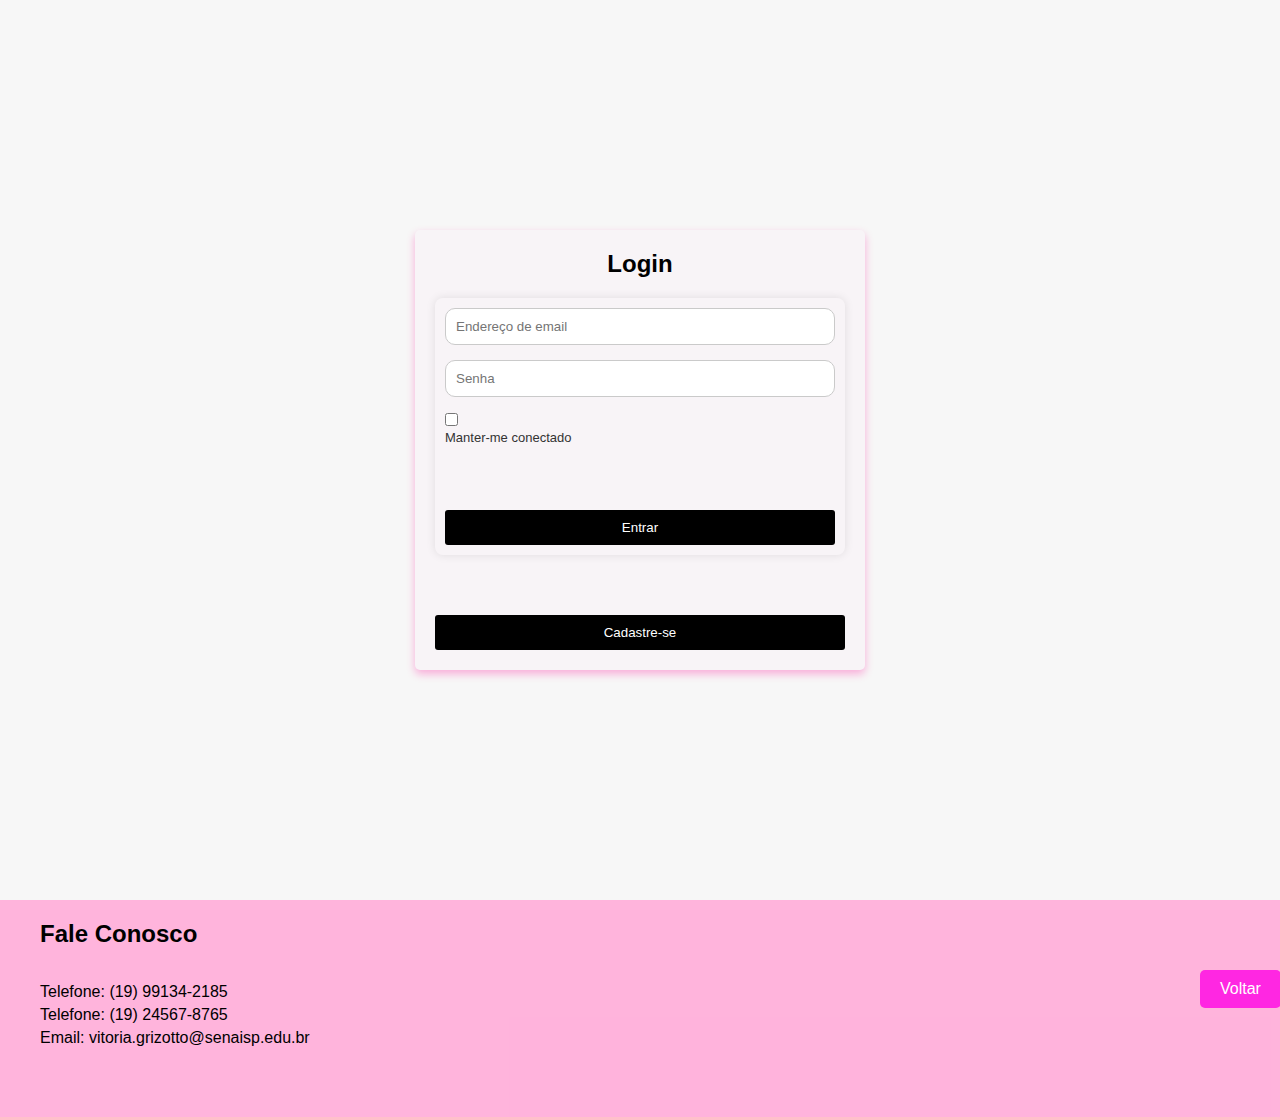
<file: formulario.html>
<!DOCTYPE html>
<html lang="pt-br">
 
<head>
 
    <meta charset="UTF-8">
    <meta name="viewport" content="width=device-width, initial-scale=1.0">
    <title>Scente Haven</title>
    <!-- <link rel="stylesheet" href="https://cdn.jsdelivr.net/npm/bootstrap-icons@1.11.3/font/bootstrap-icons.min.css" /> -->
    <link rel="stylesheet" href="./styles/style.css">
    <link href="https://fonts.googleapis.com/css2?family=Abel&family=Lexend:wght@100..900&display=swap" rel="stylesheet">
   
</head>

<body>
    <div class="login-page">
        <div class="login-container">
            <h2>Login</h2>
            <form>
                <div class="input-group">
                    <input type="email" name="email" placeholder="Endereço de email" required/>
                </div>
                <div class="input-group">
                    <input type="password" id="password" placeholder="Senha" required>
                </div>
                
                <div class="input-group-2">
                    <input type="checkbox" id="remember-password" name="remember-password">
                    <label for="remember-password" style=" font-size: 13px;">Manter-me conectado</label>
                    <button type="button" onclick="window.location.href='carrinho.html'">Entrar</button>
                </div>                
                
            </form>
            <div class="signup-option">
                        <button type="button" onclick="window.location.href='cadastro.html'">Cadastre-se</button>
                    </div>
                
            </div>
                   
            
                
            </div>
        </div>
    </div>
    <footer>
        <div class="container">
            <div class="footer-col1">
                <div class="contato">
                    <h3>Fale Conosco</h3>
                    <p>Telefone: (19) 99134-2185</p>
                    <p>Telefone: (19) 24567-8765</p>
                    <p>Email: vitoria.grizotto@senaisp.edu.br</p>
                </div>
                <div class="redes-sociais">
                    <i class="bi bi-instagram"></i>
                    <i class="bi bi-whatsapp"></i>
                    <i class="bi bi-twitter"></i>
                </div>
            </div>
    
            <div class="footer-col2">
                <i class="bi bi-bag-check-fill"></i>
                <a href="index.html" class="botao-voltar">Voltar</a>
            </div>
    
    
    
    
        </div>
    </footer>
</body>
</html>
</file>
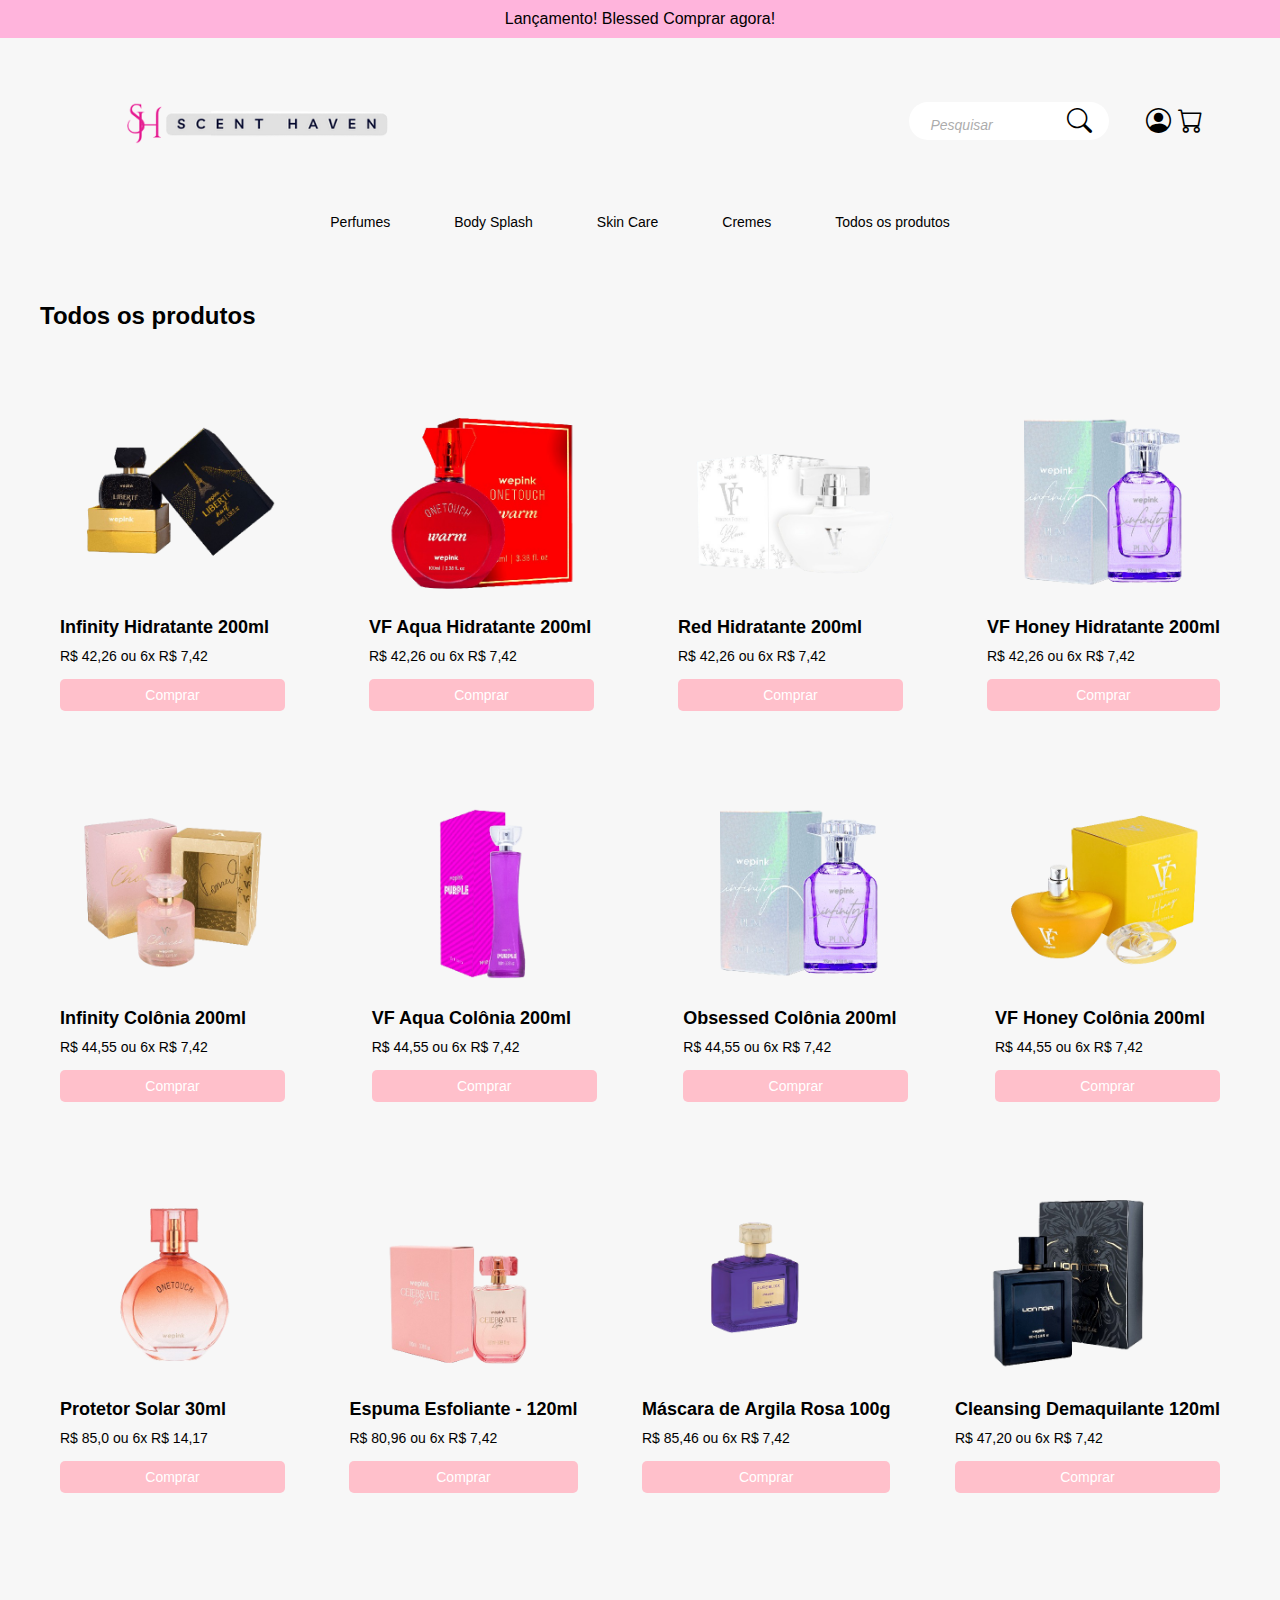
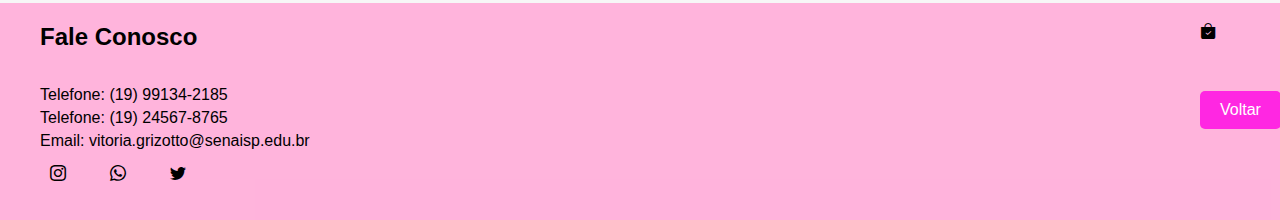
<file: Perfumes.html>
<!DOCTYPE html>
<html lang="pt-br">

<head>

    <meta charset="UTF-8">
    <meta name="viewport" content="width=device-width, initial-scale=1.0">
    <title>Scente Haven</title>
    <link href="https://cdn.jsdelivr.net/npm/bootstrap-icons@1.7.2/font/bootstrap-icons.css" rel="stylesheet">
    <link rel="stylesheet" href="./styles/style.css">
    <link href="https://fonts.googleapis.com/css2?family=Abel&family=Lexend:wght@100..900&display=swap" rel="stylesheet">
   
</head>

<body>
    <!--cabeçalho da página-->
    <header>
        <div class="caixa">
            <p>Lançamento! Blessed Comprar agora!</p>
        </div>

        <div id="topo-cabecalho">
            <div class="logo">
                <img src="images/logo.png" >
            </div>

            <div id="txtBusca">
                <div>
                    
                    <i class="bi bi-search"></i>
                    <input type="text" placeholder="Pesquisar" />
                    <a href="formulario.html"><i class="bi bi-person-circle"></i></a>
                    <a href="carrinho.html"><i class="bi bi-cart"></i></a>
                    
                </div>
                    
               
            </div>
        </div>
        <!-- container para centralizar o conteudo -->
        <div class="container">
            <nav class="header-navbar" id="navbar">
                <ul class="container">
                  <li><a href="Perfumes.html">Perfumes</a></li>
                  <li><a href="BodySplash.html">Body Splash</a></li>
                  <li><a href="SkinCare.html">Skin Care</a></li>
                  <li><a href="cremes.html">Cremes</a></li>
                  <li><a href="produtos.html">Todos os produtos</a></li>
                </ul>
              </nav>
           
</header>

<main>
   <div class="espaco" >
    <div class="container">
        <div id="categoria">
            <div class="categoria-container">    
            </div>
        </div>
        <div class="rest">
            <h2>Todos os produtos</h2>
        </div>
        <div class="sac">
            <div class='card-vend'>
                <img src="images/per1.png" alt="Descrição da Imagem">
                <h2> Infinity Hidratante 200ml </h2>
               <p>R$ 42,26 ou 6x R$ 7,42</p> 
                <a href="./produto.html">
                    <button class="btn-compra">Comprar</button>
                  </a>
            </div>
            <div class='card-vend'>
                <img src="images/per2.png" alt="Descrição da Imagem">
                <h2> VF Aqua Hidratante 200ml </h2>
                <p>R$ 42,26 ou 6x R$ 7,42</p>
                <button class="btn-compra">Comprar</button>
            </div>
            <div class='card-vend'>
                <img src="images/per3.png" alt="Descrição da Imagem">
                <h2> Red Hidratante 200ml </h2>
               <p>R$ 42,26 ou 6x R$ 7,42</p> 
                <button class="btn-compra">Comprar</button>
            </div>
            <div class='card-vend'>
                <img src="images/per4.png" alt="Descrição da Imagem">
                <h2> VF Honey Hidratante 200ml</h2>
               <p>R$ 42,26 ou 6x R$ 7,42</p> 
                <button class="btn-compra">Comprar</button>
            </div>
        </div>
        <div class="barril">
            <div class='card-vend'>
                <img src="images/per5.png" alt="Descrição da Imagem">
                <h2>Infinity Colônia 200ml </h2>
                <p>R$ 44,55 ou 6x R$ 7,42</p>
                <button class="btn-compra">Comprar</button>
            </div>
            <div class='card-vend'>
                <img src="images/perfume1.png" alt="Descrição da Imagem">
                <h2> VF Aqua Colônia 200ml </h2>
                <p>R$ 44,55 ou 6x R$ 7,42</p>
                <button class="btn-compra">Comprar</button>
            </div>
            <div class='card-vend'>
                <img src="images/perfume2.png" alt="Descrição da Imagem">
                <h2>Obsessed Colônia 200ml </h2>
              <p> R$ 44,55 ou 6x R$ 7,42</p>
                <button class="btn-compra">Comprar</button>
            </div>
            <div class='card-vend'>
                <img src="images/perfume3.png" alt="Descrição da Imagem">
                <h2> VF Honey Colônia 200ml </h2>
                <p>R$ 44,55 ou 6x R$ 7,42</p>
                <button class="btn-compra">Comprar</button>
            </div>

        </div>
        <div class="caix">
            <div class='card-vend'>
                <img src="images/perfume4.png" alt="Descrição da Imagem">
                <h2>Protetor Solar 30ml </h2>
                <p>R$ 85,0 ou 6x R$ 14,17</p>
                <button class="btn-compra">Comprar</button>
            </div>
            <div class='card-vend'>
                <img src="images/perfume5.png" alt="Descrição da Imagem">
                <h2> Espuma Esfoliante - 120ml </h2>
                <p>R$ 80,96 ou 6x R$ 7,42 </p>
                <button class="btn-compra">Comprar</button>
            </div>
            <div class='card-vend'>
                <img src="images/perfume6.png" alt="Descrição da Imagem">
                <h2> Máscara de Argila Rosa 100g </h2>
               <p> R$ 85,46 ou 6x R$ 7,42</p>
                <button class="btn-compra">Comprar</button>
            </div>
            <div class='card-vend'>
                <img src="images/perfume7.png" alt="Descrição da Imagem">
                <h2>Cleansing Demaquilante 120ml </h2>
                <p>R$ 47,20 ou 6x R$ 7,42</p>
                <button class="btn-compra">Comprar</button>
            </div>
        </div>
    </div>
</div>
</main>

<footer>
    <div class="container">
        <div class="footer-col1">
            <div class="contato">
                <h3>Fale Conosco</h3>
                <p>Telefone: (19) 99134-2185</p>
                <p>Telefone: (19) 24567-8765</p>
                <p>Email: vitoria.grizotto@senaisp.edu.br</p>
            </div>
            <div class="redes-sociais">
                <i class="bi bi-instagram"></i>
                <i class="bi bi-whatsapp"></i>
                <i class="bi bi-twitter"></i>
            </div>
        </div>

        <div class="footer-col2">
            <i class="bi bi-bag-check-fill"></i>
            <a href="index.html" class="botao-voltar">Voltar</a>
        </div>




    </div>
</footer>


</body>

</html>
</file>
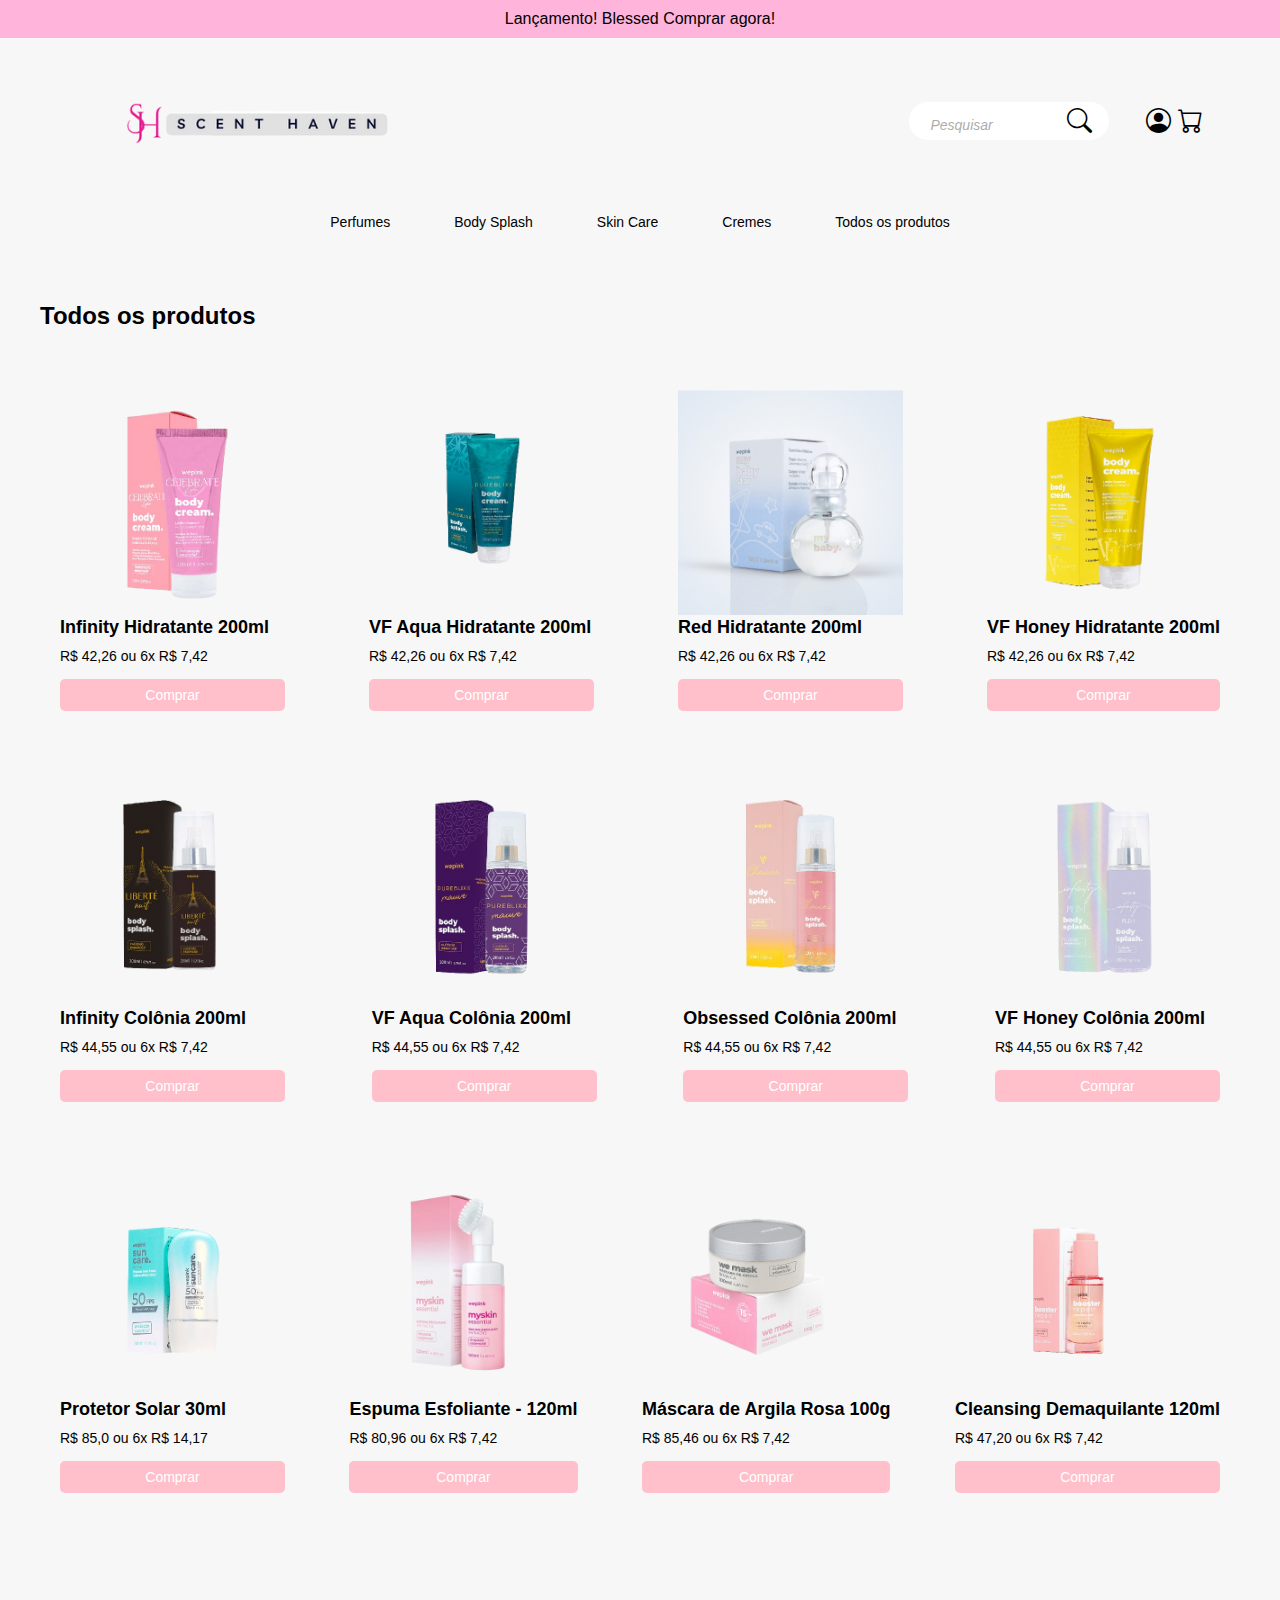
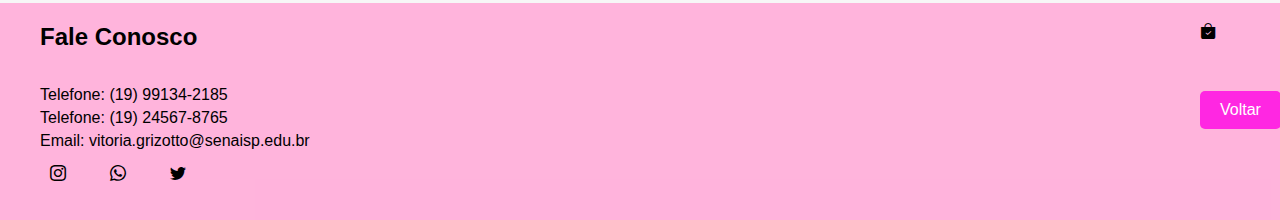
<file: produtos.html>
<!DOCTYPE html>
<html lang="pt-br">

<head>

    <meta charset="UTF-8">
    <meta name="viewport" content="width=device-width, initial-scale=1.0">
    <title>Scente Haven</title>
    <link href="https://cdn.jsdelivr.net/npm/bootstrap-icons@1.7.2/font/bootstrap-icons.css" rel="stylesheet">
    <link rel="stylesheet" href="./styles/style.css">
    <link href="https://fonts.googleapis.com/css2?family=Abel&family=Lexend:wght@100..900&display=swap" rel="stylesheet">
   
</head>

<body>
    <!--cabeçalho da página-->
    <header>
        <div class="caixa">
            <p>Lançamento! Blessed Comprar agora!</p>
        </div>

        <div id="topo-cabecalho">
            <div class="logo">
                <img src="images/logo.png" >
            </div>

            <div id="txtBusca">
                <div>
                    
                    <i class="bi bi-search"></i>
                    <input type="text" placeholder="Pesquisar" />
                    <a href="formulario.html"><i class="bi bi-person-circle"></i></a>
                    <a href="carrinho.html"><i class="bi bi-cart"></i></a>
                    
                </div>
                    
               
            </div>
        </div>
        <!-- container para centralizar o conteudo -->
        <div class="container">
            <nav class="header-navbar" id="navbar">
                <ul class="container">
                  <li><a href="Perfumes.html">Perfumes</a></li>
                  <li><a href="BodySplash.html">Body Splash</a></li>
                  <li><a href="SkinCare.html">Skin Care</a></li>
                  <li><a href="cremes.html">Cremes</a></li>
                  <li><a href="produtos.html">Todos os produtos</a></li>
                </ul>
              </nav>
           
</header>

<main>
   <div class="espaco" >
    <div class="container">
        <div id="categoria">
            <div class="categoria-container">    
            </div>
        </div>
        <div class="rest">
            <h2>Todos os produtos</h2>
        </div>
        <div class="sac">
            <div class='card-vend'>
                <img src="images/um.png" alt="Descrição da Imagem">
                <h2> Infinity Hidratante 200ml </h2>
               <p>R$ 42,26 ou 6x R$ 7,42</p> 
                <a href="./produto.html">
                    <button class="btn-compra">Comprar</button>
                  </a>
            </div>
            <div class='card-vend'>
                <img src="images/dois.png" alt="Descrição da Imagem">
                <h2> VF Aqua Hidratante 200ml </h2>
                <p>R$ 42,26 ou 6x R$ 7,42</p>
                <button class="btn-compra">Comprar</button>
            </div>
            <div class='card-vend'>
                <img src="images/branco.png" alt="Descrição da Imagem">
                <h2> Red Hidratante 200ml </h2>
               <p>R$ 42,26 ou 6x R$ 7,42</p> 
                <button class="btn-compra">Comprar</button>
            </div>
            <div class='card-vend'>
                <img src="images/honey.png" alt="Descrição da Imagem">
                <h2> VF Honey Hidratante 200ml</h2>
               <p>R$ 42,26 ou 6x R$ 7,42</p> 
                <button class="btn-compra">Comprar</button>
            </div>
        </div>
        <div class="barril">
            <div class='card-vend'>
                <img src="images/primeira.png" alt="Descrição da Imagem">
                <h2>Infinity Colônia 200ml </h2>
                <p>R$ 44,55 ou 6x R$ 7,42</p>
                <button class="btn-compra">Comprar</button>
            </div>
            <div class='card-vend'>
                <img src="images/segundo.png" alt="Descrição da Imagem">
                <h2> VF Aqua Colônia 200ml </h2>
                <p>R$ 44,55 ou 6x R$ 7,42</p>
                <button class="btn-compra">Comprar</button>
            </div>
            <div class='card-vend'>
                <img src="images/terceira.png" alt="Descrição da Imagem">
                <h2>Obsessed Colônia 200ml </h2>
              <p> R$ 44,55 ou 6x R$ 7,42</p>
                <button class="btn-compra">Comprar</button>
            </div>
            <div class='card-vend'>
                <img src="images/quarta.png" alt="Descrição da Imagem">
                <h2> VF Honey Colônia 200ml </h2>
                <p>R$ 44,55 ou 6x R$ 7,42</p>
                <button class="btn-compra">Comprar</button>
            </div>

        </div>
        <div class="caix">
            <div class='card-vend'>
                <img src="images/first.png" alt="Descrição da Imagem">
                <h2>Protetor Solar 30ml </h2>
                <p>R$ 85,0 ou 6x R$ 14,17</p>
                <button class="btn-compra">Comprar</button>
            </div>
            <div class='card-vend'>
                <img src="images/skin2.png" alt="Descrição da Imagem">
                <h2> Espuma Esfoliante - 120ml </h2>
                <p>R$ 80,96 ou 6x R$ 7,42 </p>
                <button class="btn-compra">Comprar</button>
            </div>
            <div class='card-vend'>
                <img src="images/skinCaresubs-removebg-preview.png" alt="Descrição da Imagem">
                <h2> Máscara de Argila Rosa 100g </h2>
               <p> R$ 85,46 ou 6x R$ 7,42</p>
                <button class="btn-compra">Comprar</button>
            </div>
            <div class='card-vend'>
                <img src="images/skin3.png" alt="Descrição da Imagem">
                <h2>Cleansing Demaquilante 120ml </h2>
                <p>R$ 47,20 ou 6x R$ 7,42</p>
                <button class="btn-compra">Comprar</button>
            </div>
        </div>
    </div>
</div>
</main>

<footer>
    <div class="container">
        <div class="footer-col1">
            <div class="contato">
                <h3>Fale Conosco</h3>
                <p>Telefone: (19) 99134-2185</p>
                <p>Telefone: (19) 24567-8765</p>
                <p>Email: vitoria.grizotto@senaisp.edu.br</p>
            </div>
            <div class="redes-sociais">
                <i class="bi bi-instagram"></i>
                <i class="bi bi-whatsapp"></i>
                <i class="bi bi-twitter"></i>
            </div>
        </div>

        <div class="footer-col2">
            <i class="bi bi-bag-check-fill"></i>
            <a href="index.html" class="botao-voltar">Voltar</a>
        </div>




    </div>
</footer>


</body>

</html>
</file>
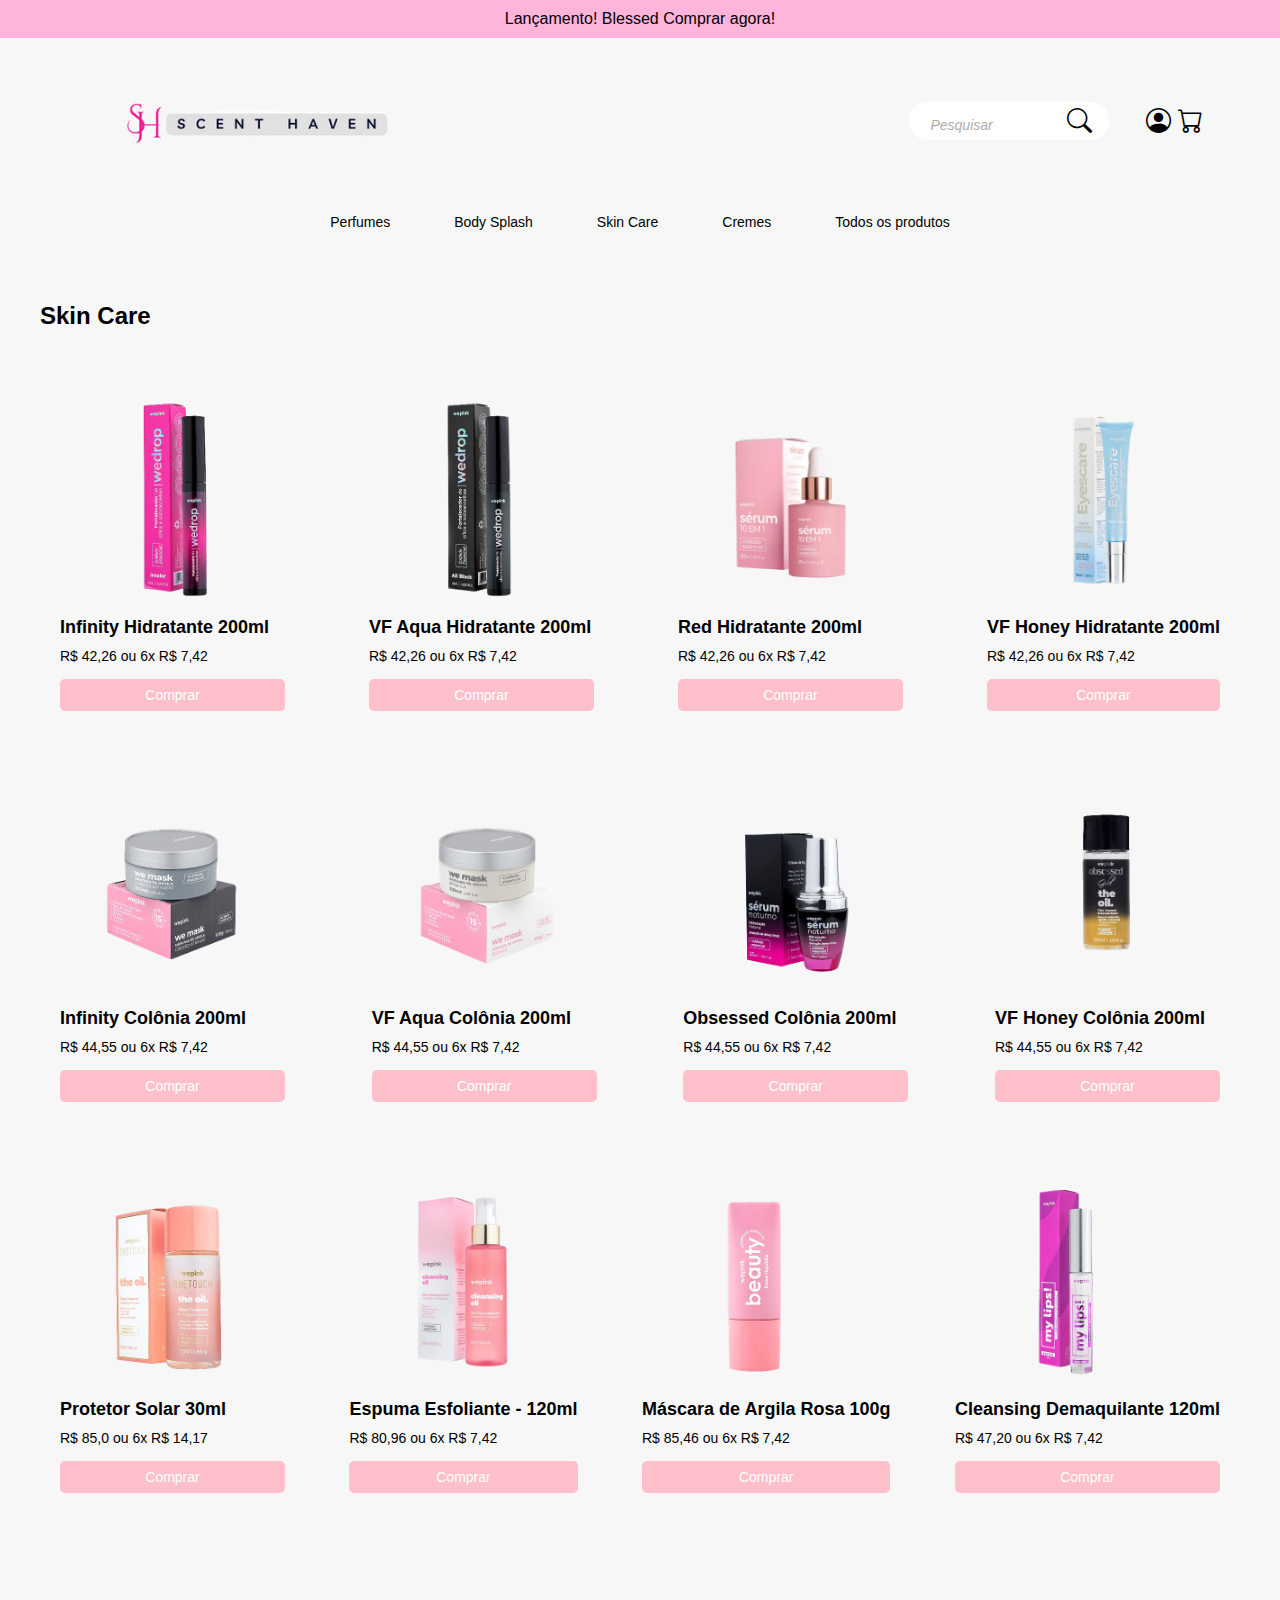
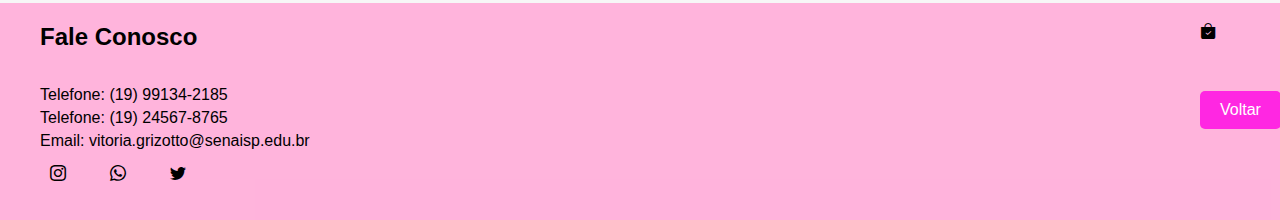
<file: skincare.html>
<!DOCTYPE html>
<html lang="pt-br">

<head>

    <meta charset="UTF-8">
    <meta name="viewport" content="width=device-width, initial-scale=1.0">
    <title>Scente Haven</title>
    <link href="https://cdn.jsdelivr.net/npm/bootstrap-icons@1.7.2/font/bootstrap-icons.css" rel="stylesheet">
    <link rel="stylesheet" href="./styles/style.css">
    <link href="https://fonts.googleapis.com/css2?family=Abel&family=Lexend:wght@100..900&display=swap" rel="stylesheet">
   
</head>

<body>
    <!--cabeçalho da página-->
    <header>
        <div class="caixa">
            <p>Lançamento! Blessed Comprar agora!</p>
        </div>

        <div id="topo-cabecalho">
            <div class="logo">
                <img src="images/logo.png" >
            </div>

            <div id="txtBusca">
                <div>
                    
                    <i class="bi bi-search"></i>
                    <input type="text" placeholder="Pesquisar" />
                    <a href="formulario.html"><i class="bi bi-person-circle"></i></a>
                    <a href="carrinho.html"><i class="bi bi-cart"></i></a>
                    
                </div>
                    
               
            </div>
        </div>
        <!-- container para centralizar o conteudo -->
        <div class="container">
            <nav class="header-navbar" id="navbar">
                <ul class="container">
                  <li><a href="Perfumes.html">Perfumes</a></li>
                  <li><a href="BodySplash.html">Body Splash</a></li>
                  <li><a href="SkinCare.html">Skin Care</a></li>
                  <li><a href="cremes.html">Cremes</a></li>
                  <li><a href="produtos.html">Todos os produtos</a></li>
                </ul>
              </nav>
           
</header>

<main>
   <div class="espaco" >
    <div class="container">
        <div id="categoria">
            <div class="categoria-container">    
            </div>
        </div>
        <div class="rest">
            <h2>Skin Care</h2>
        </div>
        <div class="sac">
            <div class='card-vend'>
                <img src="images/care1.png" alt="Descrição da Imagem">
                <h2> Infinity Hidratante 200ml </h2>
               <p>R$ 42,26 ou 6x R$ 7,42</p> 
                <a href="./produto.html">
                    <button class="btn-compra">Comprar</button>
                  </a>
            </div>
            <div class='card-vend'>
                <img src="images/care2.png" alt="Descrição da Imagem">
                <h2> VF Aqua Hidratante 200ml </h2>
                <p>R$ 42,26 ou 6x R$ 7,42</p>
                <button class="btn-compra">Comprar</button>
            </div>
            <div class='card-vend'>
                <img src="images/caresub.png" alt="Descrição da Imagem">
                <h2> Red Hidratante 200ml </h2>
               <p>R$ 42,26 ou 6x R$ 7,42</p> 
                <button class="btn-compra">Comprar</button>
            </div>
            <div class='card-vend'>
                <img src="images/care4.png" alt="Descrição da Imagem">
                <h2> VF Honey Hidratante 200ml</h2>
               <p>R$ 42,26 ou 6x R$ 7,42</p> 
                <button class="btn-compra">Comprar</button>
            </div>
        </div>
        <div class="barril">
            <div class='card-vend'>
                <img src="images/care5.png" alt="Descrição da Imagem">
                <h2>Infinity Colônia 200ml </h2>
                <p>R$ 44,55 ou 6x R$ 7,42</p>
                <button class="btn-compra">Comprar</button>
            </div>
            <div class='card-vend'>
                <img src="images/care6.png" alt="Descrição da Imagem">
                <h2> VF Aqua Colônia 200ml </h2>
                <p>R$ 44,55 ou 6x R$ 7,42</p>
                <button class="btn-compra">Comprar</button>
            </div>
            <div class='card-vend'>
                <img src="images/care7.png" alt="Descrição da Imagem">
                <h2>Obsessed Colônia 200ml </h2>
              <p> R$ 44,55 ou 6x R$ 7,42</p>
                <button class="btn-compra">Comprar</button>
            </div>
            <div class='card-vend'>
                <img src="images/care8.png" alt="Descrição da Imagem">
                <h2> VF Honey Colônia 200ml </h2>
                <p>R$ 44,55 ou 6x R$ 7,42</p>
                <button class="btn-compra">Comprar</button>
            </div>

        </div>
        <div class="caix">
            <div class='card-vend'>
                <img src="images/care0.png" alt="Descrição da Imagem">
                <h2>Protetor Solar 30ml </h2>
                <p>R$ 85,0 ou 6x R$ 14,17</p>
                <button class="btn-compra">Comprar</button>
            </div>
            <div class='card-vend'>
                <img src="images/caresub2.png" alt="Descrição da Imagem">
                <h2> Espuma Esfoliante - 120ml </h2>
                <p>R$ 80,96 ou 6x R$ 7,42 </p>
                <button class="btn-compra">Comprar</button>
            </div>
            <div class='card-vend'>
                <img src="images/care11.png" alt="Descrição da Imagem">
                <h2> Máscara de Argila Rosa 100g </h2>
               <p> R$ 85,46 ou 6x R$ 7,42</p>
                <button class="btn-compra">Comprar</button>
            </div>
            <div class='card-vend'>
                <img src="images/care12.png" alt="Descrição da Imagem">
                <h2>Cleansing Demaquilante 120ml </h2>
                <p>R$ 47,20 ou 6x R$ 7,42</p>
                <button class="btn-compra">Comprar</button>
            </div>
        </div>
    </div>
</div>
</main>

<footer>
    <div class="container">
        <div class="footer-col1">
            <div class="contato">
                <h3>Fale Conosco</h3>
                <p>Telefone: (19) 99134-2185</p>
                <p>Telefone: (19) 24567-8765</p>
                <p>Email: vitoria.grizotto@senaisp.edu.br</p>
            </div>
            <div class="redes-sociais">
                <i class="bi bi-instagram"></i>
                <i class="bi bi-whatsapp"></i>
                <i class="bi bi-twitter"></i>
            </div>
        </div>

        <div class="footer-col2">
            <i class="bi bi-bag-check-fill"></i>
            <a href="index.html" class="botao-voltar">Voltar</a>
        </div>




    </div>
</footer>


</body>

</html>
</file>
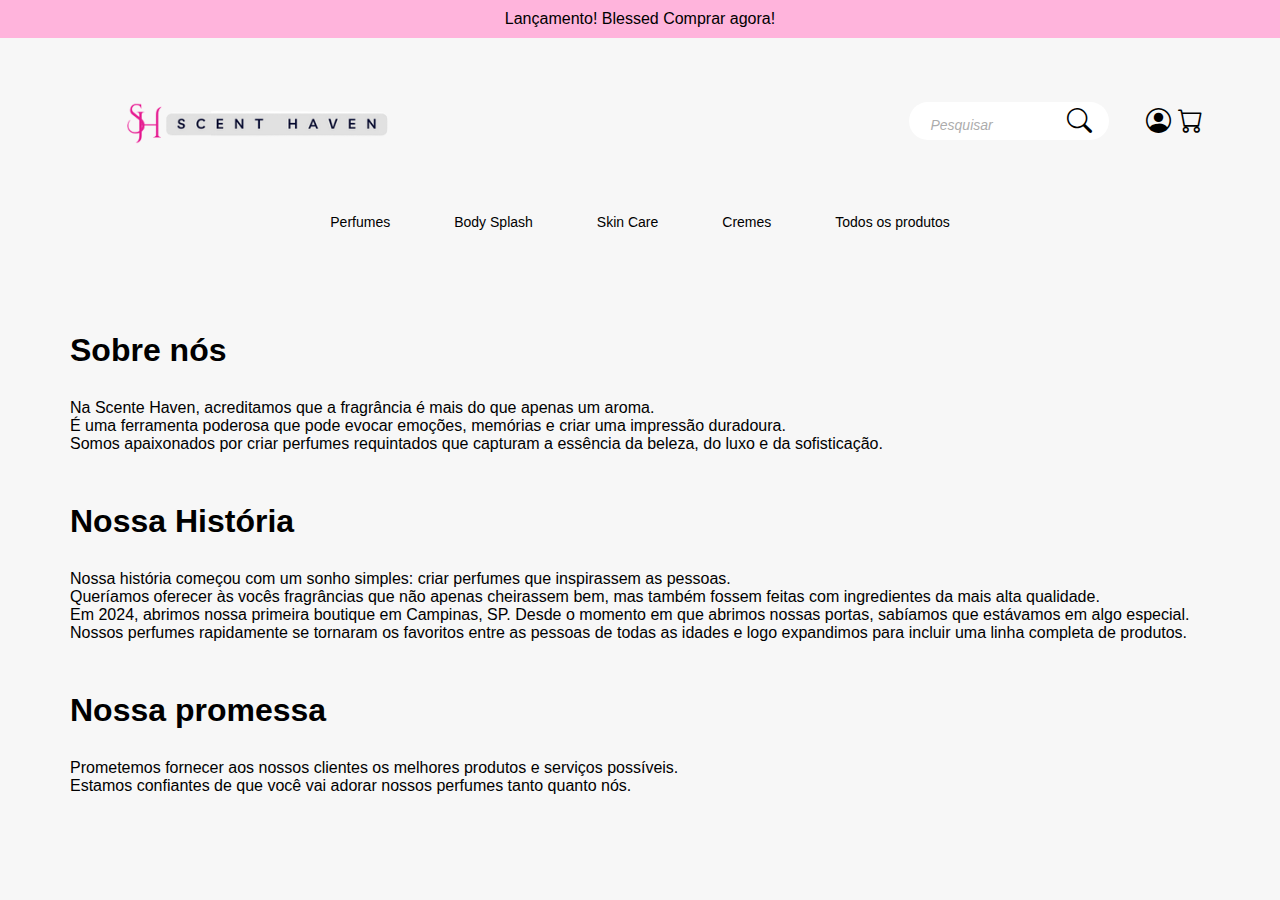
<file: sobreNos.html>
<!DOCTYPE html>
<html lang="pt-br">
  <head>
    <!-- Metadados básicos do documento HTML -->
    <meta charset="UTF-8" />
    <meta name="viewport" content="width=device-width, initial-scale=1.0" />
    <title>Scente Haven</title>
    <!-- Link para os ícones do Bootstrap -->
    <link
      href="https://cdn.jsdelivr.net/npm/bootstrap-icons@1.7.2/font/bootstrap-icons.css"
      rel="stylesheet"
    />
    <!-- Link para o arquivo de estilo CSS -->
    <link rel="stylesheet" href="./styles/style.css" />
    <!-- Link para as fontes do Google Fonts -->
    <link
      href="https://fonts.googleapis.com/css2?family=Abel&family=Lexend:wght@100..900&display=swap"
      rel="stylesheet"
    />
  </head>
  <body>
    <!-- Cabeçalho da página -->
    <header>
      <!-- Caixa de anúncio de lançamento -->
      <div class="caixa">
        <p>Lançamento! Blessed Comprar agora!</p>
      </div>

      <!-- Seção superior do cabeçalho -->
      <div id="topo-cabecalho">
        <!-- Logo da empresa -->
        <div class="logo">
          <img src="images/logo.png">
        </div>

        <!-- Barra de busca e ícones de usuário e carrinho -->
        <div id="txtBusca">
          <div>
            <i class="bi bi-search"></i>
            <input type="text" placeholder="Pesquisar" />
            <a href="formulario.html"><i class="bi bi-person-circle"></i></a>
            <a href="carrinho.html"><i class="bi bi-cart"></i></a>
          </div>
        </div>
      </div>
      
      <!-- Barra de navegação -->
      <nav class="header-navbar" id="navbar">
        <ul class="container">
          <li><a href="Perfumes.html">Perfumes</a></li>
          <li><a href="BodySplash.html">Body Splash</a></li>
          <li><a href="skincare.html">Skin Care</a></li>
          <li><a href="cremes.html">Cremes</a></li>
          <li><a href="produtos.html">Todos os produtos</a></li>
        </ul>
      </nav>
      <!-- Container para centralizar o conteúdo -->
    </header>

    <!-- Seção sobre nós -->
    <div class="container-sobre">
      <div class="text-sobre">
        <!-- Título e texto sobre a empresa -->
        <h1>Sobre nós</h1>
        <p>
          Na Scente Haven, acreditamos que a fragrância é mais do que apenas um aroma.<br> 
          É uma ferramenta poderosa que pode evocar emoções, memórias e criar uma impressão duradoura.<br> 
          Somos apaixonados por criar perfumes requintados que capturam a essência da beleza, do luxo e da sofisticação.
        </p>

        <!-- Título e texto sobre a história da empresa -->
        <h1>Nossa História</h1>
        <p>
          Nossa história começou com um sonho simples: criar perfumes que inspirassem as pessoas.<br> 
          Queríamos oferecer às vocês fragrâncias que não apenas cheirassem bem, mas também fossem feitas com ingredientes da mais alta qualidade.<br>
          Em 2024, abrimos nossa primeira boutique em Campinas, SP. Desde o momento em que abrimos nossas portas, sabíamos que estávamos em algo especial.<br> 
          Nossos perfumes rapidamente se tornaram os favoritos entre as pessoas de todas as idades e logo expandimos para incluir uma linha completa de produtos.
        </p>

        <!-- Título e texto sobre a promessa da empresa -->
        <h1>Nossa promessa</h1>
        <p>
          Prometemos fornecer aos nossos clientes os melhores produtos e serviços possíveis.<br> 
          Estamos confiantes de que você vai adorar nossos perfumes tanto quanto nós.
        </p>
      </div>
    </div>
  </body>
</html>
</file>
<file: styles/style.css>
/* css reset */
* {
  padding: 0;
  margin: 0;
  box-sizing: border-box;
}

/* titulos */

body {
  font-family: Arial;
  color: black;
  background-color: #f7f7f7;
}

#categoria h1 {
  text-align: center;
  padding-top: 60px;
  font-family: "Lexend", sans-serif;
}

/* layout */

.container {
  max-width: 1200px;
  margin: 0 auto;
}

/* barra de navegação */
#navbar .container {
  display: flex;
  align-items: center;
  justify-content: center;
  padding-bottom: 32px;
}

#navbar ul {
  list-style: none;
}

#navbar li {
  padding: 0 32px;
  font-size: 14px;
}
#navbar li a {
  text-decoration: none;
  color: #000000;
}

.banner {
  border: 0px solid #ccc; /* Define uma borda de 2 pixels sólidos de cor cinza */
  border-radius: 10px; /* Adiciona bordas arredondadas */
  overflow: hidden; /* Garante que a borda não se estenda além da imagem */
}

.banner img {
  display: block; /* Garante que a imagem se comporte como um elemento de bloco */
  width: 100%; /* Garante que a imagem preencha todo o espaço disponível dentro do seu contêiner pai */
}

/* cabecalho da pagina */

.caixa {
  display: flex;
  justify-content: center;
  align-items: center;
  background-color: #ffb1dbf6;
  padding-top: 10px;
  padding-bottom: 10px;
}

#topo-cabecalho {
  display: flex;
  justify-content: space-between;
  padding: 20px 77px;
  align-items: center;
  position: sticky;
}

#topo-cabecalho .logo {
  width: 140px;
  height: 136px;
}

.logo img {
  width: 400px;
  height: auto;
  margin-top: 30px;
  margin-right: 60px;
  background-color: #f7f7f7;
}

#txtBusca {
  display: flex;
  justify-content: space-between;
  align-items: center;
  position: relative;
  font-size: 25px;
}

#txtBusca input {
  width: 200px;
  margin-right: 30px;
  margin-left: -190px;
  background-color: rgb(255, 255, 255);
  padding: 5px;
  font-size: 20px;
  border-radius: 30px;
  padding-top: 10px;
  border: none;
  z-index: -1;
  position: relative;
}

#txtBusca input::placeholder {
  font-size: 14px; /* Tamanho da fonte */
  font-style: italic; /* Itálico */
  opacity: 0.6; /* Opacidade */
  text-align: center; /* Centralizar o texto horizontalmente */
  padding-left: 50%; /* Deslocar o texto para a esquerda */
  transform: translateX(-50%); /* Ajustar a posição */
}

.icones-container img {
  width: 24px;
  margin-right: 15px;
}
/* .container {
    width: 80%; /* Defina a largura do contêiner conforme necessário 
    margin: 0 auto; Margens automáticas para centralizar o contêiner */

.banner img {
  max-height: 650px; /* Definindo a altura máxima como 50% da altura do elemento pai */
  width: auto; /* Garante que a largura seja ajustada automaticamente proporcionalmente à altura */
}

.banner img {
  width: 100%;
  align-self: center;
}

main {
  padding-bottom: 60px;
}

#categoria .categoria-container {
  display: flex;
  justify-content: space-between;
  align-items: center;
}

.pequena-imagem {
  display: flex;
  justify-content: space-between;
  padding-top: 250px;
}

.vendas {
  display: flex;
  justify-content: center; /* Centraliza os itens horizontalmente */
  padding-top: 50px;
  padding-bottom: 40px;
  align-items: center; /* Alinha os itens verticalmente */
  margin-left: 10px;
}

.card-categoria {
  flex: 0 0 auto;
  display: inline-block;
  margin-right: 10px; /* Adiciona um espaço entre as imagens */
}

.card-categoria {
  width: 225px;
  justify-content: space-between;
  border: 8px solid #ffffff;
  margin-right: 10px; /* Espaço à direita de cada card */
  margin-bottom: 10px; /* Espaço abaixo de cada card */
  background-color: #ffffff;
}

.card-categoria img {
  width: 100%;
  font-family: "Helvetica Neue", Helvetica, Arial, sans-serif;
}

/* .perfumeUm{
  width: 225px;
  height: 225px;
}
  
.perfumeDois{
  width: 225px;
  height: 225px;
}
  
.perfumeTres{
  width: 225px;
  height: 225px;
}
.perfumeQuatro{
  width: 225px;
  height: 225px;
}
.perfumeCinco{
  width: 225px;
  height: 225px;
} */

.slider-left {
  position: absolute;
  left: 40px;
  font-size: 50px;
  color: rgb(224, 145, 198);
}

.slider-right {
  position: absolute;
  right: 40px;
  font-size: 50px;
  color: rgb(224, 145, 198);
}

.promocao {
  display: flex;
  justify-content: center;
  font-size: 25px;
  padding-top: 30px;
}
.tudo {
  position: relative;
  bottom: 20px;
}

/* itens de venda abaixo da promoção*/

.rest h2 {
  text-align: left; /* Alinha o texto à esquerda */
  padding: 40px 0;
}
.rest p {
  font-size: 50px;
}
/* Estilos do botão de compra */
.btn-compra {
  background-color: pink; /* Cor de fundo rosa */
  color: white; /* Cor do texto branca */
  padding: 5px 10px; /* Espaçamento interno */
  border-radius: 5px; /* Bordas arredondadas */
  cursor: pointer; /* Cursor de mão ao passar por cima */
  font-size: 14px; /* Tamanho da fonte */
  margin-top: 5px; /* Espaço acima do botão */
  padding: 8px;
}

/* Estilos adicionais para o botão (opcional) */
.btn-compra:hover {
  background-color: #e6ade3; /* Cor de fundo rosa mais clara ao passar o mouse */
}

.btn-compra1 {
  background-color: pink; /* Cor de fundo rosa */
  color: white; /* Cor do texto branca */
  padding: 5px 10px; /* Espaçamento interno */
  border-radius: 5px; /* Bordas arredondadas */
  cursor: pointer; /* mouse para passar */
  font-size: 14px; /* Tamanho da fonte */
  margin-top: 5px; /* Espaço acima do botão */
}

.btn-compra1:hover {
  background-color: #e6e6fa; /* Cor de fundo rosa mais clara ao passar o mouse */
}

.espaco .card-vend {
  margin-bottom: 30px; /* Espaço abaixo de cada card-vend */
}

.barril {
  display: flex;
  justify-content: space-between;
  align-items: center;
}
.card-vend {
  justify-content: space-between;
  position: relative;
  font-size: 10px;
  /* border: 1px solid #000; */
}
.card-vend img {
  justify-content: space-between;
  width: 225px;
  height: auto;
}

.card-vend h2 {
  font-size: 18px;
  padding-bottom: 10px;
}

.card-vend p {
  font-size: 14px;
  padding-bottom: 10px;
}

.pro h2 {
  text-align: left; /* Alinha o texto à esquerda */
  margin-left: 20px; /* Adiciona uma margem à esquerda para espaçamento */
  margin-bottom: 100px;
  margin-top: 50px;
}
.sac {
  display: flex;
  justify-content: space-between;
  align-items: center;
}
.card-vend2 {
  justify-content: space-between;
  position: relative;
  font-size: 10px;
}
.card-vend2 img {
  justify-content: space-between;
  width: 225px;
  height: auto;
}
.nex h2 {
  text-align: left; /* Alinha o texto à esquerda */
  margin-left: 20px; /* Adiciona uma margem à esquerda para espaçamento */
  margin-bottom: 100px;
  margin-top: 50px;
}
.caix {
  display: flex;
  justify-content: space-between;
  align-items: center;
}
.card-vend3 {
  justify-content: space-between;
  position: relative;
  font-size: 10px;
}
.card-vend3 img {
  justify-content: space-between;
  width: 225px;
  height: auto;
}

/* css do rodapé */

footer {
  background-color: #ffb1dbf6;
  color: #000000;
  padding: 20px 0;
}

/* .container {
  max-width: 900px; /* Define a largura máxima do container
  margin: 0 auto; Centraliza o container na página */
/* display: flex;
  justify-content: space-between;
  align-items: center;
  margin-top: 20px;
  margin-bottom: 20px;
} */

.redes-sociais {
  display: flex;
  align-items: center;
}

.redes-sociais i {
  margin-left: 10px; /* Ajuste a margem entre os ícones */
  justify-content: space-between;
  padding-top: 15px;
  width: 50px; /* Ajuste a largura dos ícones */
  height: 50px; /* Ajuste a altura dos ícones */
}

footer .container {
  display: flex;
  justify-content: space-between;
}

.sobre-nos h3 {
  padding-top: 15px;
}

.contato h3 {
  font-size: 24px;
  font-weight: 700;
  padding-bottom: 30px;
}

.contato p {
  padding-top: 5px;
}

.footer-col2 {
  width: 40px; /* Ajuste a largura dos ícones */
  height: 40px; /* Ajuste a altura dos ícones */
}

/* Botão para voltar para a página inicial */
.botao-voltar {
  display: inline-block;
  padding: 10px 20px;
  background-color: #ff27e2;
  color: #fff;
  text-decoration: none;
  border-radius: 5px;
  transition: background-color 0.3s ease;
  margin-top: 50px;
}

.botao-voltar:hover {
  background-color: #e78bdb;
}
/* Mudar a cor de fundo das imagens dos produtos */
.card-vend {
  /* background-color: #f0f0f0; */
  padding: 20px;
  margin-bottom: 15px;
}

/* Mudar a cor quando passaro mouse */
#navbar li:hover a {
  color: rgb(214, 0, 178);
}

/* product page */

.product-title {
  padding-top: 50px;
  padding-bottom: 30px;
}

#products .product-title h2 {
  font-family: "inter";
  font-size: 24px;
  font-weight: 700;
  padding-bottom: 10px;
}
#products .product-title h6 {
  font-family: "inter";
  font-size: 14px;
  font-weight: 400;
  padding-bottom: 10px;
}
#products .product-container {
  display: flex;
  justify-content: space-between;
  align-items: start;
  column-gap: 16px;
}

#products .col-1 {
  width: 70%;
}

#products .col-2 {
  width: 30%;
}

#products .grid-images {
  display: flex;
  align-items: center;
}

.carrousel {
  width: 20%;
}

#products .thumb {
  width: 125px;
}

#products .thumb img {
  width: 100%;
  object-fit: contain;
}

#products .main-image-container img {
  width: 100%;
  object-fit: contain;
}

.product-title h2 {
  margin-top: -70px; /* Ajuste conforme necessário para mover o título para cima */
}

.main-image {
  width: 80%; /* Ajuste conforme necessário para diminuir a imagem principal */
  border-radius: 5%; /* Define a borda da imagem como circular */
}

.thumb {
  border-radius: 5%; /* Define a borda da imagem como circular */
}

.vendas .card-categoria {
  box-shadow: 5px 5px 5px rgba(0, 0, 0, 0.1); /* Adiciona uma sombra suave */
  border-radius: 5px; /* Adiciona bordas arredondadas */
  padding: 5px; /* Adiciona algum espaço entre a sombra e a imagem */
  margin: 5px; /* Adiciona algum espaço entre cada imagem */
  display: inline-block; /* Garante que cada bloco seja exibido em linha */
}

.vendas .card-categoria img {
  width: 100%; /* Garante que a imagem preencha todo o espaço disponível dentro do bloco */
}

/* css do catalógo */

.frete-container {
  margin-top: 20px;
}

.product-description p {
  padding-top: 20px;
  font-weight: 400;
  font-size: 16px;
}
.product-description {
  margin-top: 40px;
}

.col-2 {
  padding: 45px 10px;
}

.price-container {
  border: 1px solid #000;
  border-radius: 10px;
  padding: 5px 10px;
}

.frete-container {
  border: 1px solid #000;
  border-radius: 10px;
  padding: 15px 15px;
  margin-top: 50px;
}

.frete-container {
  border: 1px solid #ccc; /* Cor da borda */
  border-radius: 5px; /* Arredondamento das bordas */
  padding: 15px; /* Espaçamento interno */
  margin-top: 50px; /* Margem superior */
  box-shadow: 0 2px 4px rgba(0, 0, 0, 0.1); /* Adiciona uma sombra suave */
}

.price-container {
  border: 1px solid #ccc; /* Cor da borda */
  border-radius: 5px;
  padding: 10px;
  box-shadow: 0 2px 4px rgba(0, 0, 0, 0.1);
}

.frete-container p {
  font-size: 14px; /* Tamanho da fonte menor */
  color: #666;
}

.frete-grid {
  display: flex;
  justify-content: space-between;
}

.button-container {
  display: flex;
  align-items: center;
  column-gap: 16px;
}

.quantity-section,
.buy-section {
  flex: 1;
}

.quantity-section input[type="number"] {
  width: 100%;
  padding: 10px;
  border: 1px solid #ccc;
  border-radius: 5px 0 0 5px;
}

.buy-section button {
  width: 100%;
  padding: 10px;
  border-radius: 5px;
  background-color: #f74eb6; /* Cor de fundo padrão */
  color: #fff; /* Cor do texto */
  cursor: pointer;
  margin-top: 0px;
}

.buy-section button:hover {
  background-color: #f1578d; /* Cor de fundo rosa ao passar o mouse */
}

.main-title {
  font-family: "Abel", sans-serif;
}

/* css do carrinho */

.carrinho-grid {
  display: grid;
  grid-template-columns: 2fr 1fr;
}
ul {
  list-style: none;
}
.cart-item {
  display: flex;
  justify-content: space-between;
  border: 1px solid rgb(214, 214, 214);
  border-radius: 15px;
  padding: 10px 20px;
  margin-bottom: 15px;
}

.cart-img-container {
  width: 80px;
  height: 80px;
}

.cart-img-container img {
  width: 100%;
  object-fit: contain;
}

.grid-2,
.grid-1 {
  padding: 40px;
}

.total-container {
  border: 1px solid #000;
  padding: 5px;
  border-radius: 10px;
}
.total-info {
  display: flex;
  justify-content: space-between;
  align-items: center;
}

.total-info h2 {
  font-size: 20px;
  padding-bottom: 5px;
}

.product-title h2 {
  padding-top: 60px;
}

.buy-section {
  border-radius: 5px;
}

.cart-item-info input {
  width: 34px;
}

/* quando eu passar o mouse pelas imagens haverá uma sombra */
/* Estilo da sombra quando o cursor passa sobre a imagem */
.card-vend img {
  transition: box-shadow 0.3s ease;
}

.card-vend img:hover {
  box-shadow: 0 4px 8px rgba(255, 4, 150, 0.2);
}

/* css do formulario */
.login-page {
  display: flex;
  justify-content: center;
  align-items: center;
  height: 100vh;
}

.login-container {
  width: 450px;
  background-color: #f8f4f7;
  padding: 20px;
  border-radius: 5px;
  box-shadow: 0 0 10px rgba(0, 0, 0, 0.1);
  transition: box-shadow 0.3s ease;
  box-shadow: 0 4px 8px rgba(255, 4, 150, 0.3);
}

.login-container h2 {
  margin-bottom: 20px;
  text-align: center;
}

.input-group {
  margin-bottom: 15px;
}

.input-group label {
  display: block;
  margin-bottom: 5px;
}

.input-group input {
  width: 100%;
  padding: 10px;
  border: 1px solid #cacaca;
  border-radius: 10px;
}

button {
  width: 100%;
  padding: 10px;
  background-color: #000000;
  color: #fff;
  border: none;
  border-radius: 3px;
  cursor: pointer;
  transition: background-color 0.3s;
  margin-top: 60px;
}

.signup-option p {
  display: flex;
}

/* Botão de identificação de cep */

.button-section button {
  /* width: 50%; */
  padding: 5px;
  border-radius: 5px;
  background-color: #f74eb6; /* Cor de fundo padrão */
  color: #fff; /* Cor do texto */
  cursor: pointer;
  margin-top: 0px;
}

.button-section button:hover {
  background-color: #f1578d; /* Cor de fundo rosa ao passar o mouse */
}

/* mudar a cor do link */

a {
  color: black;
}

/* css do cadastro */
.login-cadastro {
  display: flex;
  justify-content: center;
  align-items: center;
  height: 100vh;
}

.cadastro-container {
  width: 450px;
  background-color: #f8f4f7;
  padding: 20px;
  border-radius: 5px;
  box-shadow: 0 0 10px rgba(0, 0, 0, 0.1);
  transition: box-shadow 0.3s ease;
  box-shadow: 0 4px 8px rgba(255, 4, 150, 0.3);
}

.cadastro-container h2 {
  margin-bottom: 20px;
  text-align: center;
}

.input-group-cad {
  margin-bottom: 15px;
}

.input-group-cad input {
  width: 100%;
  padding: 10px;
  border: 1px solid #cacaca;
  border-radius: 10px;
  border-radius: 10px;
}

/* css da pagina sobre nós */
.text-sobre h1 {
  margin-left: 50px;
  margin-top: 60px;
  color: #000000;
}

.text-sobre p {
  margin-top: 30px;
  margin-left: 50px;
}

/* .container-sobre{
  background-color: #f8cbed;
} */

.text-sobre {
  padding: 20px;
}

.text-sobre h1 {
  margin-left: 50px;
  margin-top: 50px;
  color: #000000;
  /* box-shadow: 0px 5px 10px rgba(34, 33, 33, 0.5); 
  display: inline-block; 
  width: auto;  */
}

.text-sobre h1:hover {
  color: #f74eb6; /* Replace with your desired color */
}

/* css do formulario no carrinho */
form {
  /* background-color: #fff; */
  padding: 10px;
  border-radius: 8px;
  box-shadow: 0 0 10px rgba(0, 0, 0, 0.1);
  /* max-width: 400px; */
  width: 100%;
  margin-top: 20px;
 
}

fieldset {
  border: none;
  /* margin-bottom: 15px; */
}

legend {
  font-size: 1.2em;
  margin-bottom: 10px;
  color: #555;
}

label {
  display: block;
  margin-bottom: 5px;
  color: #333;
}

input[type="text"],
input[type="submit"] {
  width: 100%;
  padding: 10px;
  margin-bottom: 10px;
  border: 1px solid #ccc;
  border-radius: 4px;
  box-sizing: border-box;
}

input[type="radio"] {
  margin-right: 10px;
}

input[type="submit"] {
  background-color: #f74eb6;
  color: white;
  border: none;
  cursor: pointer;
}
</file>
